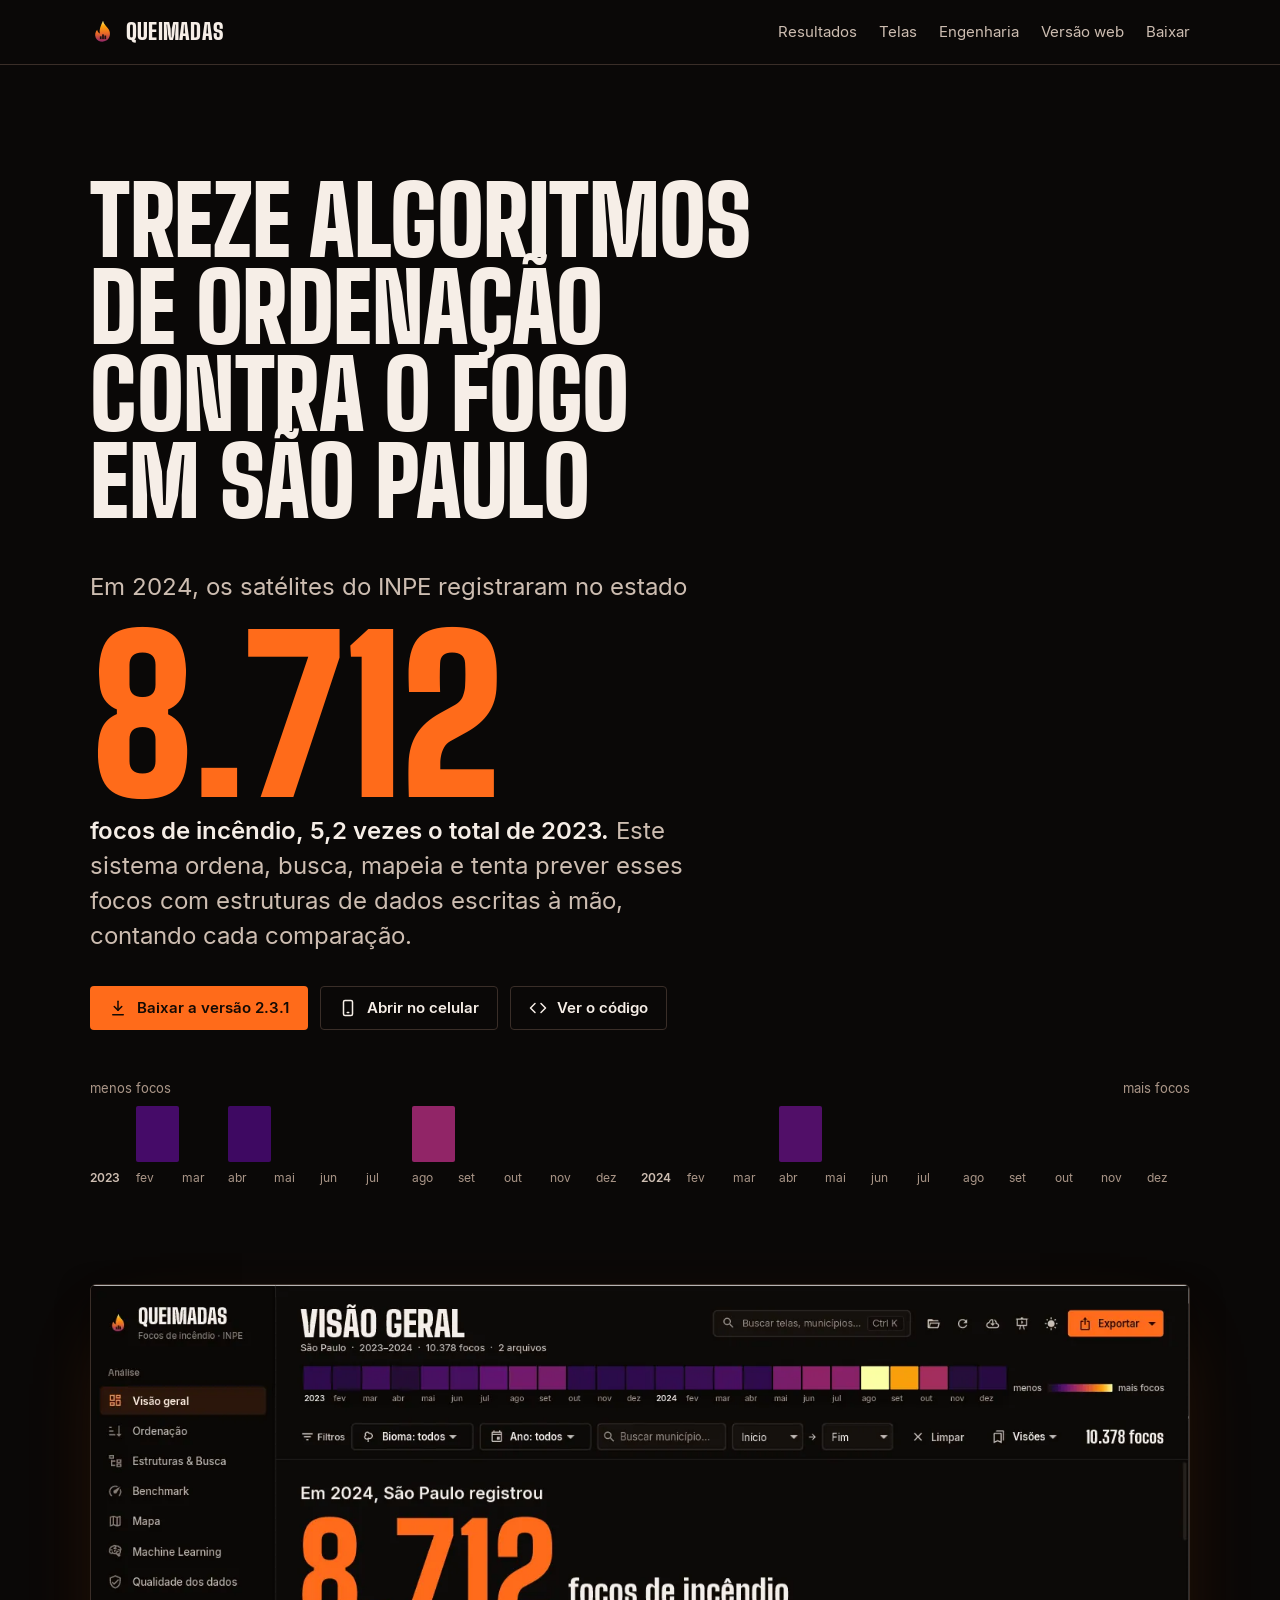
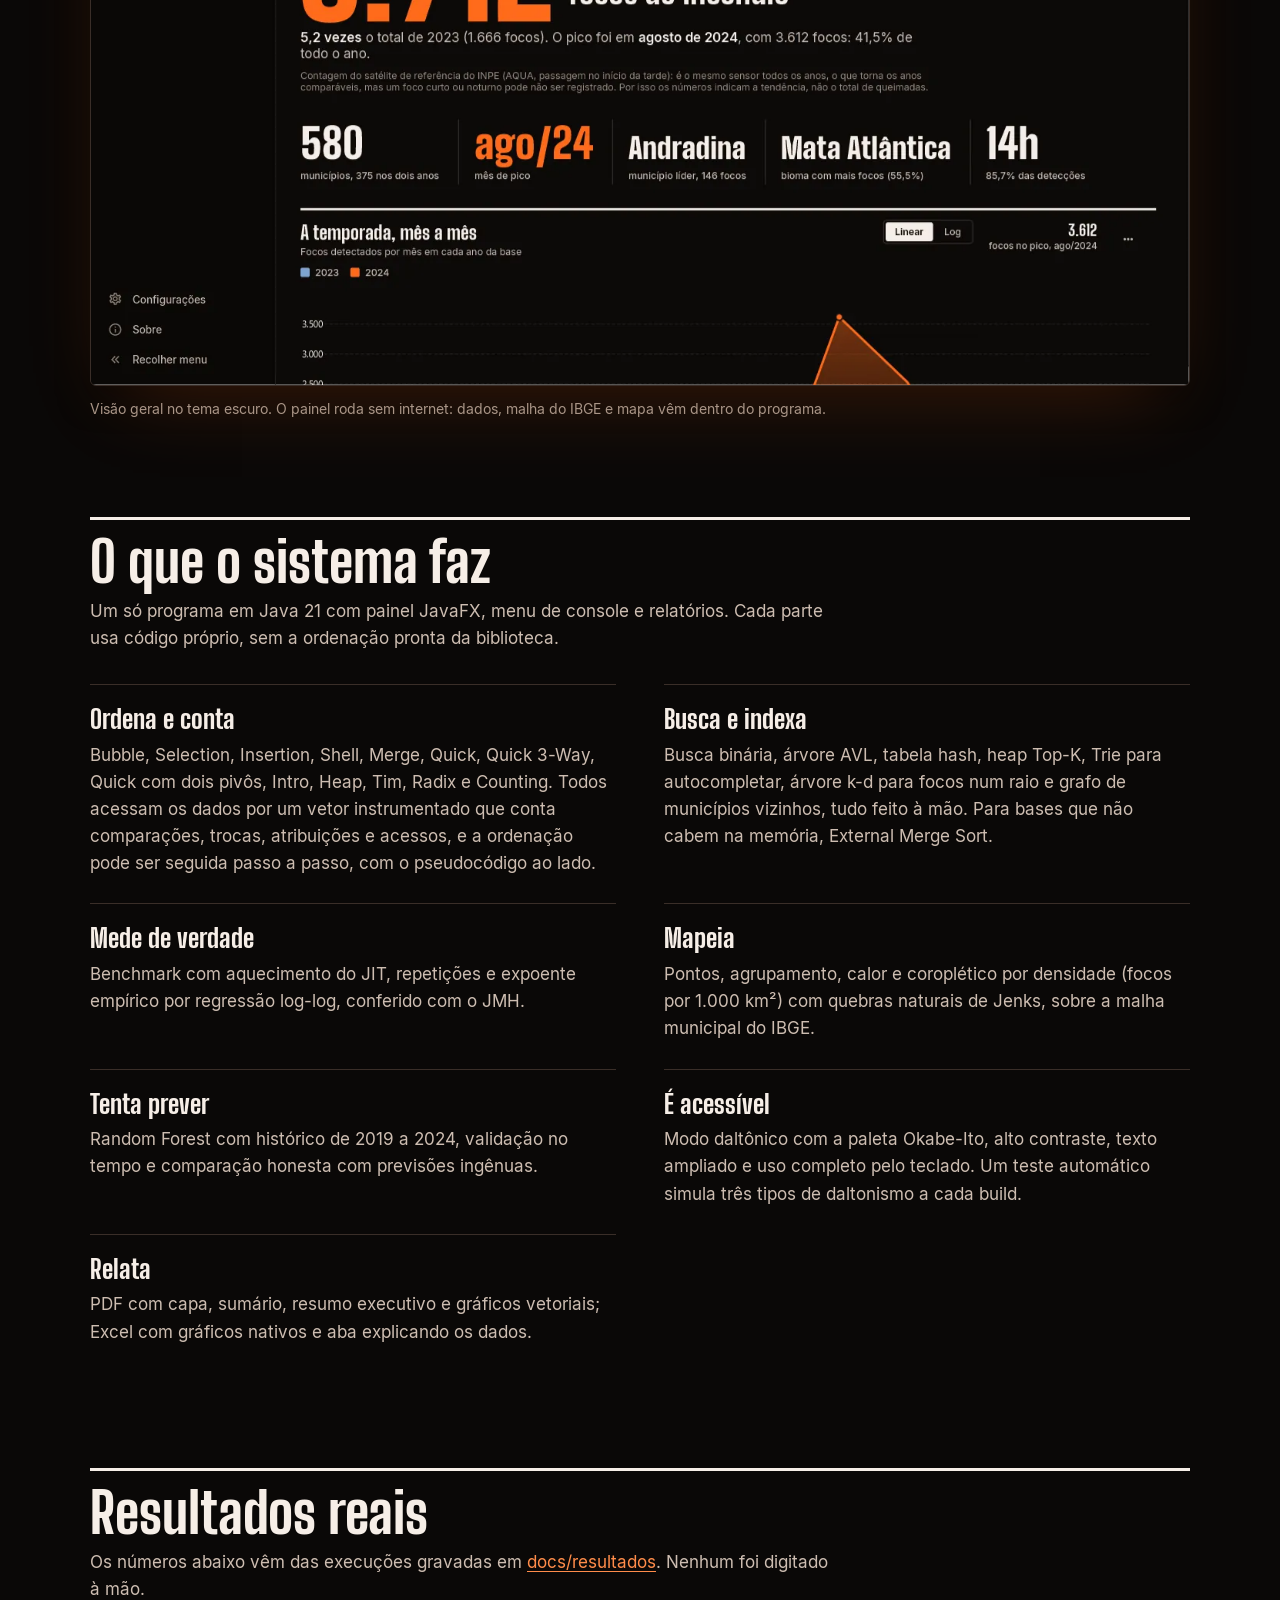
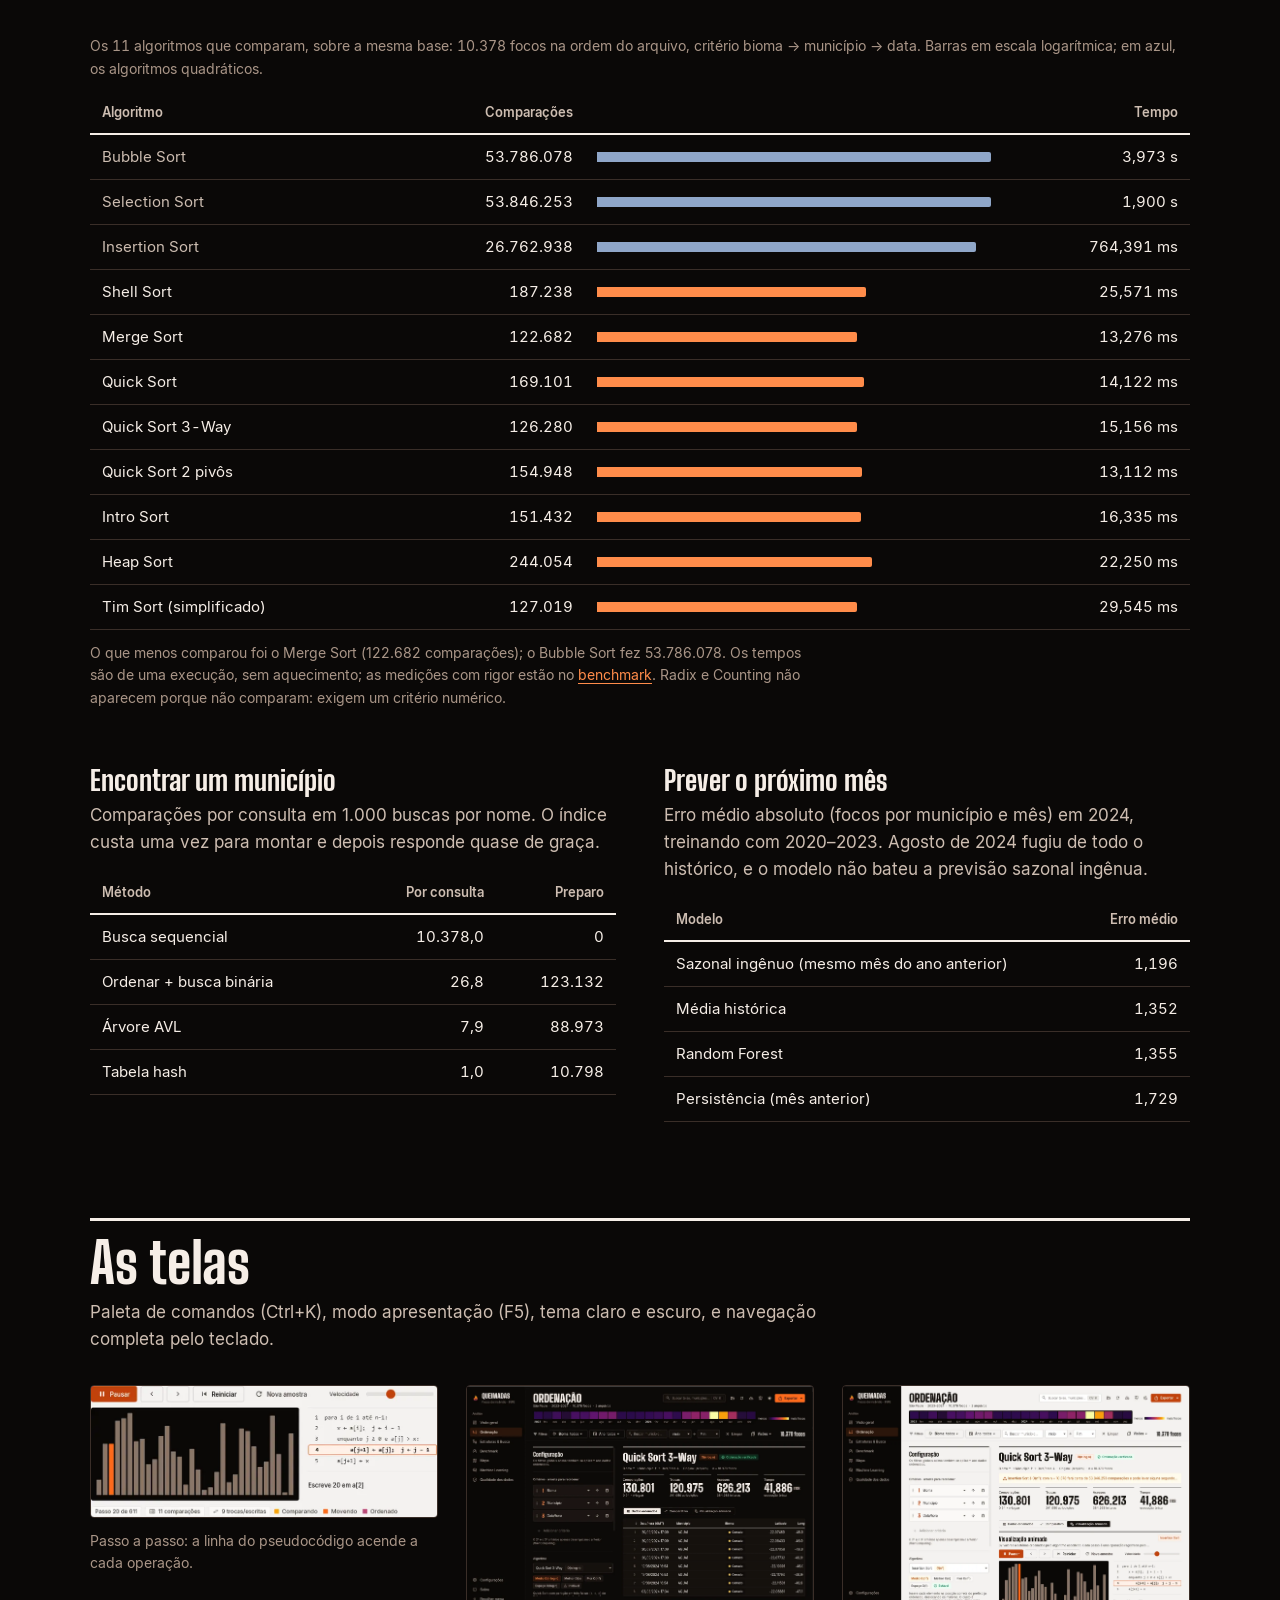
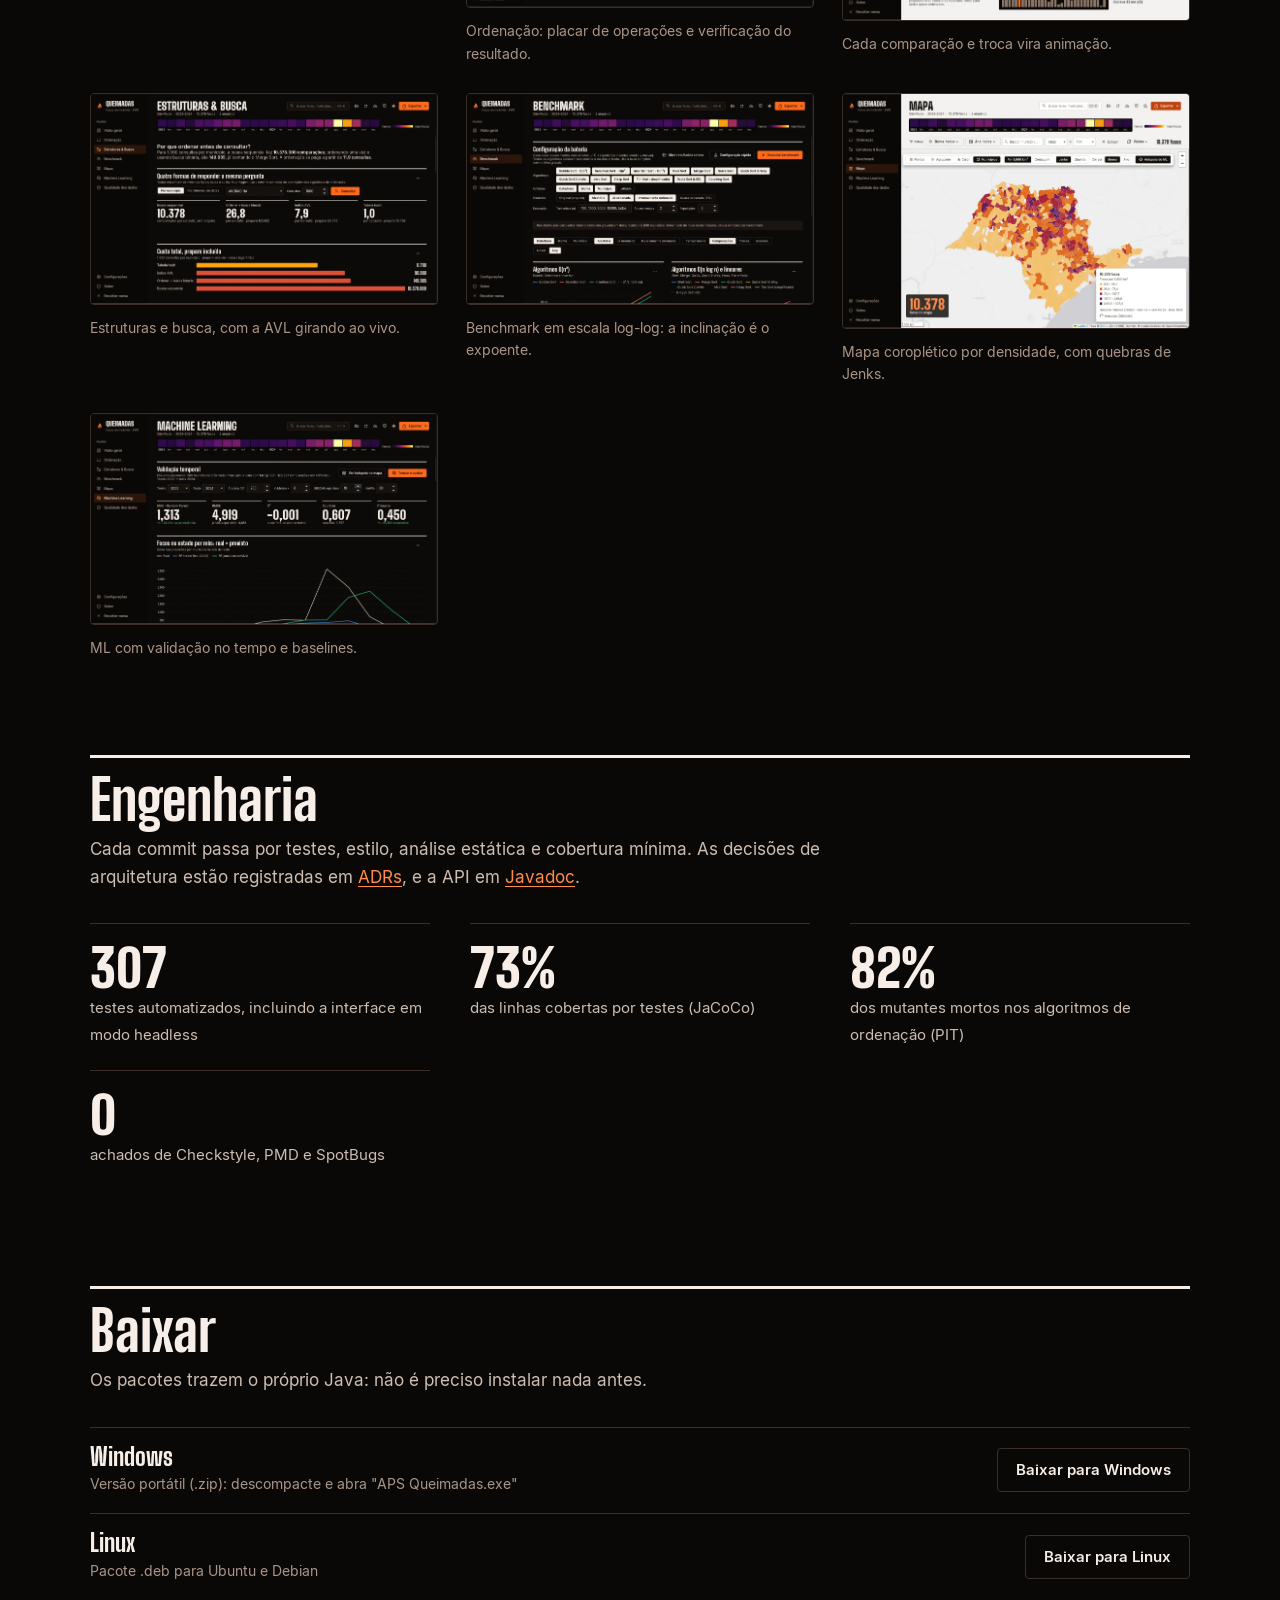
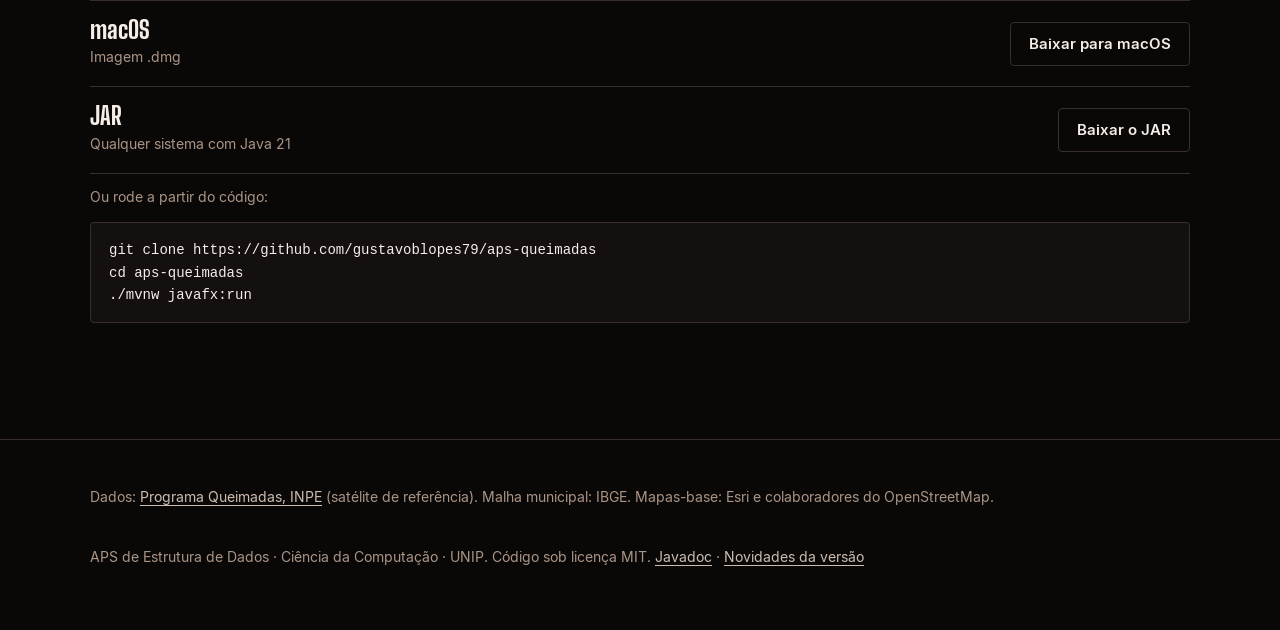
<file: site/index.html>
<!doctype html>
<html lang="pt-BR">
<head>
<meta charset="utf-8">
<meta name="viewport" content="width=device-width, initial-scale=1">
<title>APS Queimadas · algoritmos de ordenação sobre os focos do INPE</title>
<meta name="description" content="Treze algoritmos de ordenação feitos à mão, estruturas de dados e Machine Learning aplicados aos 10.378 focos de incêndio detectados pelo INPE em São Paulo (2023–2024). Projeto da APS de Estrutura de Dados da UNIP.">
<meta name="theme-color" content="#0A0807">
<meta property="og:title" content="APS Queimadas">
<meta property="og:description" content="Algoritmos de ordenação, estruturas de dados e ML sobre os focos de incêndio do INPE em São Paulo.">
<meta property="og:type" content="website">
<meta property="og:image" content="img/visao-geral.webp">
<link rel="icon" href="favicon.svg" type="image/svg+xml">
<link rel="preload" href="fonts/BigShouldersDisplay-Black.woff2" as="font" type="font/woff2" crossorigin>
<link rel="preload" href="fonts/Inter-Regular.woff2" as="font" type="font/woff2" crossorigin>
<style>
@font-face{font-family:"Big Shoulders";src:url(fonts/BigShouldersDisplay-Black.woff2) format("woff2");font-weight:900;font-display:swap}
@font-face{font-family:"Big Shoulders";src:url(fonts/BigShouldersDisplay-ExtraBold.woff2) format("woff2");font-weight:800;font-display:swap}
@font-face{font-family:"Inter";src:url(fonts/Inter-Regular.woff2) format("woff2");font-weight:400;font-display:swap}
@font-face{font-family:"Inter";src:url(fonts/Inter-SemiBold.woff2) format("woff2");font-weight:600;font-display:swap}
:root{
  --carvao:#0A0807;--tinta:#141010;--superficie:#1A1411;--fio:#3A2E28;--fio-forte:#F6EEE7;
  --texto:#F6EEE7;--texto-2:#CDBDB1;--texto-3:#A99587;
  --fogo:#FF6B1A;--brasa:#FF8C4A;--ambar:#FCA50A;--frio:#8FA6C8;
  --display:"Big Shoulders",Impact,sans-serif;--corpo:"Inter",system-ui,-apple-system,"Segoe UI",Roboto,sans-serif;
  --largura:1180px;--gutter:clamp(16px,4vw,40px);
}
*{box-sizing:border-box}
html{scroll-behavior:smooth;-webkit-text-size-adjust:100%}
body{margin:0;background:var(--carvao);color:var(--texto);font:400 17px/1.6 var(--corpo);font-variant-numeric:lining-nums;overflow-x:hidden}
::selection{background:var(--fogo);color:#0A0807}
:focus-visible{outline:2px solid var(--ambar);outline-offset:3px;border-radius:2px}
a{color:var(--brasa);text-underline-offset:3px;text-decoration-thickness:1px}
a:hover{color:var(--ambar)}
img{max-width:100%;height:auto;display:block}
.pular{position:absolute;left:-999px;top:8px;background:var(--fogo);color:#0A0807;padding:8px 14px;font-weight:600;z-index:10}
.pular:focus{left:8px}
.moldura{max-width:var(--largura);margin:0 auto;padding:0 var(--gutter)}
.sr{position:absolute;width:1px;height:1px;overflow:hidden;clip:rect(0 0 0 0);white-space:nowrap}

header.topo{border-bottom:1px solid var(--fio)}
.topo .moldura{display:flex;align-items:center;gap:20px;min-height:64px}
.marca{display:flex;align-items:center;gap:10px;color:var(--texto);text-decoration:none;font:900 22px/1 var(--display);letter-spacing:.01em;text-transform:uppercase}
.marca svg{width:26px;height:26px;flex:none}
nav.menu{margin-left:auto;display:flex;gap:22px;font-size:15px}
nav.menu a{color:var(--texto-2);text-decoration:none}
nav.menu a:hover{color:var(--texto)}
.botao{display:inline-flex;align-items:center;gap:10px;min-height:44px;padding:10px 18px;border-radius:4px;font:600 15px/1.2 var(--corpo);text-decoration:none;border:1px solid transparent;transition:background .2s,color .2s,border-color .2s}
.botao.primario{background:var(--fogo);color:#140A04}
.botao.primario:hover{background:var(--ambar);color:#140A04}
.botao.secundario{border-color:var(--fio);color:var(--texto)}
.botao.secundario:hover{border-color:var(--texto-2);color:var(--texto)}
.botao svg{width:18px;height:18px}

.abertura{padding:clamp(48px,9vw,112px) 0 40px}
.abertura h1{font:900 clamp(44px,7.4vw,96px)/.92 var(--display);letter-spacing:-.005em;text-transform:uppercase;margin:0;max-width:15ch;text-wrap:balance}
.manchete{margin:clamp(28px,4vw,44px) 0 0;max-width:40ch;font-size:clamp(19px,2.1vw,24px);line-height:1.45;color:var(--texto-2)}
.manchete strong{color:var(--texto);font-weight:600}
.numero{display:block;font:900 clamp(96px,17vw,210px)/.82 var(--display);color:var(--fogo);letter-spacing:-.01em;margin:.12em 0 .06em;font-variant-numeric:tabular-nums}
.acoes{display:flex;flex-wrap:wrap;gap:12px;margin-top:32px}

.faixa{margin-top:48px}
.faixa-celulas{display:grid;grid-template-columns:repeat(24,1fr);gap:3px;height:56px}
.faixa-celulas span{border-radius:2px;transform-origin:bottom}
.faixa-rotulos{display:grid;grid-template-columns:repeat(24,1fr);gap:3px;margin-top:6px;font-size:12px;color:var(--texto-3)}
.faixa-rotulos b{color:var(--texto-2);font-weight:600}
.faixa-legenda{display:flex;justify-content:space-between;font-size:13px;color:var(--texto-3);margin-bottom:8px}
@media (prefers-reduced-motion:no-preference){
  .faixa-celulas span{animation:subir .5s cubic-bezier(.16,1,.3,1) both;animation-delay:calc(var(--i) * 28ms + 150ms)}
  @keyframes subir{from{transform:scaleY(.15);opacity:0}to{transform:none;opacity:1}}
}

.vitrine{margin:56px 0 0}
.vitrine img{border:1px solid var(--fio);border-radius:6px;box-shadow:0 30px 80px -30px rgba(255,107,26,.25),0 12px 30px rgba(0,0,0,.5)}
figcaption{font-size:14px;color:var(--texto-3);margin-top:12px}

section.secao{padding:clamp(56px,8vw,96px) 0 0}
.secao-cabeca{border-top:3px solid var(--fio-forte);padding-top:14px;display:grid;grid-template-columns:minmax(0,1fr);gap:8px;margin-bottom:32px}
.secao-cabeca h2{font:800 clamp(34px,4.6vw,56px)/1 var(--display);margin:0;text-transform:none;letter-spacing:0;text-wrap:balance}
.secao-cabeca p{margin:0;color:var(--texto-2);max-width:68ch}

.capacidades{display:grid;grid-template-columns:repeat(auto-fit,minmax(min(100%,340px),1fr));column-gap:48px}
.capacidade{border-top:1px solid var(--fio);padding:20px 0 26px}
.capacidade h3{font:800 26px/1.1 var(--display);margin:0 0 8px}
.capacidade p{margin:0;color:var(--texto-2);max-width:60ch}

.tabela-rol{overflow-x:auto;-webkit-overflow-scrolling:touch}
table{border-collapse:collapse;width:100%;font-size:15px;font-variant-numeric:tabular-nums}
caption{text-align:left;color:var(--texto-3);font-size:14px;padding-bottom:12px;caption-side:top}
th,td{padding:10px 12px;border-bottom:1px solid var(--fio);text-align:left;vertical-align:middle}
thead th{border-bottom:2px solid var(--texto);font-weight:600;font-size:13px;color:var(--texto-2);white-space:nowrap}
td.num,th.num{text-align:right;white-space:nowrap}
td.barra{width:38%;min-width:140px}
.barra i{display:block;height:10px;border-radius:0 2px 2px 0;background:var(--brasa)}
tr.quad .barra i{background:var(--frio)}
tr.quad td:first-child{color:var(--texto-2)}
.nota{font-size:14px;color:var(--texto-3);margin-top:12px;max-width:80ch}

.dupla{display:grid;grid-template-columns:repeat(auto-fit,minmax(min(100%,420px),1fr));gap:48px;margin-top:56px}
.dupla h3{font:800 28px/1.1 var(--display);margin:0 0 6px}
.dupla > div > p{color:var(--texto-2);margin:0 0 16px}

.galeria{display:grid;grid-template-columns:repeat(auto-fit,minmax(min(100%,340px),1fr));gap:28px}
.galeria figure{margin:0}
.galeria img{border:1px solid var(--fio);border-radius:4px}

.engenharia{display:grid;grid-template-columns:repeat(auto-fit,minmax(min(100%,250px),1fr));column-gap:40px}
.medida{border-top:1px solid var(--fio);padding:18px 0 22px}
.medida strong{display:block;font:900 52px/1 var(--display);color:var(--texto);font-variant-numeric:tabular-nums}
.medida span{color:var(--texto-2);font-size:15px}

.downloads{list-style:none;padding:0;margin:0}
.downloads li{display:grid;grid-template-columns:minmax(0,1fr) auto;gap:16px;align-items:center;border-top:1px solid var(--fio);padding:16px 0}
.downloads li:last-child{border-bottom:1px solid var(--fio)}
.downloads b{font:800 24px/1.1 var(--display);display:block}
.downloads small{color:var(--texto-3);font-size:14px}
pre{background:var(--tinta);border:1px solid var(--fio);border-radius:4px;padding:16px 18px;overflow-x:auto;font:14px/1.6 ui-monospace,SFMono-Regular,Consolas,monospace;color:var(--texto)}

footer.rodape{margin-top:clamp(64px,9vw,120px);border-top:1px solid var(--fio);padding:32px 0 48px;color:var(--texto-3);font-size:14px}
.rodape .moldura{display:grid;gap:10px}
.rodape a{color:var(--texto-2)}

@media (max-width:760px){
  nav.menu{display:none}
  .faixa-rotulos span{font-size:0}
  .faixa-rotulos span b{font-size:12px}
  .downloads li{grid-template-columns:1fr}
  td.barra,thead th:nth-child(3){display:none}
  th,td{padding:9px 8px}
}
</style>
</head>
<body>
<a class="pular" href="#conteudo">Pular para o conteúdo</a>
<header class="topo">
  <div class="moldura">
    <a class="marca" href="./" aria-label="APS Queimadas, início">
      <svg viewBox="0 0 24 24" aria-hidden="true"><defs><linearGradient id="chama" x1="0" y1="1" x2="0" y2="0"><stop offset="0" stop-color="#932667"/><stop offset=".4" stop-color="#EB6A26"/><stop offset=".75" stop-color="#FCA50A"/><stop offset="1" stop-color="#FCFFA4"/></linearGradient></defs><path fill="url(#chama)" d="M12 1.5C12.6 4.8 15.5 6.6 17.2 9.4C19.4 13 18.6 17.8 15 19.9C11.6 21.9 6.9 20.8 5.3 17.2C4.2 14.7 4.9 11.9 6.6 9.9C6.9 11.6 7.8 12.8 9.2 13.3C8.2 9.7 10.2 5.6 12 1.5Z"/><g fill="#0A0807" fill-opacity=".88"><rect x="9.1" y="16" width="1.6" height="2.6"/><rect x="11.2" y="14.2" width="1.6" height="4.4"/><rect x="13.3" y="15.3" width="1.6" height="3.3"/></g></svg>
      Queimadas
    </a>
    <nav class="menu" aria-label="Seções">
      <a href="#resultados">Resultados</a>
      <a href="#telas">Telas</a>
      <a href="#engenharia">Engenharia</a>
      <a href="app/">Versão web</a>
      <a href="#baixar">Baixar</a>
    </nav>
  </div>
</header>

<main id="conteudo">
  <div class="moldura">
    <section class="abertura" aria-labelledby="titulo">
      <h1 id="titulo">Treze algoritmos de ordenação contra o fogo em São Paulo</h1>
      <p class="manchete">
        Em 2024, os satélites do INPE registraram no estado
        <span class="numero">8.712</span>
        <strong>focos de incêndio, 5,2 vezes o total de 2023.</strong>
        Este sistema ordena, busca, mapeia e tenta prever esses focos com estruturas de dados escritas à mão, contando cada comparação.
      </p>
      <div class="acoes">
        <a class="botao primario" href="https://github.com/gustavoblopes79/aps-queimadas/releases/latest">
          <svg viewBox="0 0 24 24" fill="none" stroke="currentColor" stroke-width="2" stroke-linecap="round" stroke-linejoin="round" aria-hidden="true"><path d="M12 3v12"/><path d="m7 10 5 5 5-5"/><path d="M5 21h14"/></svg>
          Baixar a versão 2.3.1
        </a>
        <a class="botao secundario" href="app/">
          <svg viewBox="0 0 24 24" fill="none" stroke="currentColor" stroke-width="2" stroke-linecap="round" stroke-linejoin="round" aria-hidden="true"><rect x="6" y="2" width="12" height="20" rx="2"/><path d="M11 18h2"/></svg>
          Abrir no celular
        </a>
        <a class="botao secundario" href="https://github.com/gustavoblopes79/aps-queimadas">
          <svg viewBox="0 0 24 24" fill="none" stroke="currentColor" stroke-width="2" stroke-linecap="round" stroke-linejoin="round" aria-hidden="true"><path d="m8 6-6 6 6 6"/><path d="m16 6 6 6-6 6"/></svg>
          Ver o código
        </a>
      </div>

      <div class="faixa" role="img" aria-label="Focos por mês de janeiro de 2023 a dezembro de 2024. O pico foi agosto de 2024, com 3.612 focos, seguido de setembro de 2024, com 2.522.">
        <div class="faixa-legenda" aria-hidden="true"><span>menos focos</span><span>mais focos</span></div>
        <div class="faixa-celulas" id="faixa" aria-hidden="true"></div>
        <div class="faixa-rotulos" id="rotulos" aria-hidden="true"></div>
      </div>
    </section>

    <figure class="vitrine">
      <img src="img/visao-geral.webp" srcset="img/visao-geral-800.webp 800w, img/visao-geral.webp 1426w" sizes="(max-width: 1180px) 100vw, 1100px" width="1426" height="910" alt="Tela Visão geral do painel: manchete com 8.712 focos em 2024, faixa térmica dos 24 meses e gráfico da temporada mês a mês." fetchpriority="high">
      <figcaption>Visão geral no tema escuro. O painel roda sem internet: dados, malha do IBGE e mapa vêm dentro do programa.</figcaption>
    </figure>

    <section class="secao" aria-labelledby="h-faz">
      <div class="secao-cabeca">
        <h2 id="h-faz">O que o sistema faz</h2>
        <p>Um só programa em Java 21 com painel JavaFX, menu de console e relatórios. Cada parte usa código próprio, sem a ordenação pronta da biblioteca.</p>
      </div>
      <div class="capacidades">
        <article class="capacidade"><h3>Ordena e conta</h3><p>Bubble, Selection, Insertion, Shell, Merge, Quick, Quick 3-Way, Quick com dois pivôs, Intro, Heap, Tim, Radix e Counting. Todos acessam os dados por um vetor instrumentado que conta comparações, trocas, atribuições e acessos, e a ordenação pode ser seguida passo a passo, com o pseudocódigo ao lado.</p></article>
        <article class="capacidade"><h3>Busca e indexa</h3><p>Busca binária, árvore AVL, tabela hash, heap Top-K, Trie para autocompletar, árvore k-d para focos num raio e grafo de municípios vizinhos, tudo feito à mão. Para bases que não cabem na memória, External Merge Sort.</p></article>
        <article class="capacidade"><h3>Mede de verdade</h3><p>Benchmark com aquecimento do JIT, repetições e expoente empírico por regressão log-log, conferido com o JMH.</p></article>
        <article class="capacidade"><h3>Mapeia</h3><p>Pontos, agrupamento, calor e coroplético por densidade (focos por 1.000 km²) com quebras naturais de Jenks, sobre a malha municipal do IBGE.</p></article>
        <article class="capacidade"><h3>Tenta prever</h3><p>Random Forest com histórico de 2019 a 2024, validação no tempo e comparação honesta com previsões ingênuas.</p></article>
        <article class="capacidade"><h3>É acessível</h3><p>Modo daltônico com a paleta Okabe-Ito, alto contraste, texto ampliado e uso completo pelo teclado. Um teste automático simula três tipos de daltonismo a cada build.</p></article>
        <article class="capacidade"><h3>Relata</h3><p>PDF com capa, sumário, resumo executivo e gráficos vetoriais; Excel com gráficos nativos e aba explicando os dados.</p></article>
      </div>
    </section>

    <section class="secao" id="resultados" aria-labelledby="h-resultados">
      <div class="secao-cabeca">
        <h2 id="h-resultados">Resultados reais</h2>
        <p>Os números abaixo vêm das execuções gravadas em <a href="https://github.com/gustavoblopes79/aps-queimadas/tree/main/docs/resultados">docs/resultados</a>. Nenhum foi digitado à mão.</p>
      </div>
      <div class="tabela-rol">
        <table>
          <caption>Os 11 algoritmos que comparam, sobre a mesma base: 10.378 focos na ordem do arquivo, critério bioma → município → data. Barras em escala logarítmica; em azul, os algoritmos quadráticos.</caption>
          <thead><tr><th scope="col">Algoritmo</th><th scope="col" class="num">Comparações</th><th scope="col"><span class="sr">Comparações em escala log</span></th><th scope="col" class="num">Tempo</th></tr></thead>
          <tbody id="tabela-algoritmos">
<tr class="quad"><td>Bubble Sort</td><td class="num">53.786.078</td><td class="barra"><i style="width:100.0%"></i></td><td class="num">3,973&nbsp;s</td></tr>
<tr class="quad"><td>Selection Sort</td><td class="num">53.846.253</td><td class="barra"><i style="width:100.0%"></i></td><td class="num">1,900&nbsp;s</td></tr>
<tr class="quad"><td>Insertion Sort</td><td class="num">26.762.938</td><td class="barra"><i style="width:96.1%"></i></td><td class="num">764,391&nbsp;ms</td></tr>
<tr><td>Shell Sort</td><td class="num">187.238</td><td class="barra"><i style="width:68.2%"></i></td><td class="num">25,571&nbsp;ms</td></tr>
<tr><td>Merge Sort</td><td class="num">122.682</td><td class="barra"><i style="width:65.8%"></i></td><td class="num">13,276&nbsp;ms</td></tr>
<tr><td>Quick Sort</td><td class="num">169.101</td><td class="barra"><i style="width:67.6%"></i></td><td class="num">14,122&nbsp;ms</td></tr>
<tr><td>Quick Sort 3-Way</td><td class="num">126.280</td><td class="barra"><i style="width:66.0%"></i></td><td class="num">15,156&nbsp;ms</td></tr>
<tr><td>Quick Sort 2 pivôs</td><td class="num">154.948</td><td class="barra"><i style="width:67.1%"></i></td><td class="num">13,112&nbsp;ms</td></tr>
<tr><td>Intro Sort</td><td class="num">151.432</td><td class="barra"><i style="width:67.0%"></i></td><td class="num">16,335&nbsp;ms</td></tr>
<tr><td>Heap Sort</td><td class="num">244.054</td><td class="barra"><i style="width:69.7%"></i></td><td class="num">22,250&nbsp;ms</td></tr>
<tr><td>Tim Sort (simplificado)</td><td class="num">127.019</td><td class="barra"><i style="width:66.0%"></i></td><td class="num">29,545&nbsp;ms</td></tr>
</tbody>
        </table>
      </div>
      <p class="nota" id="nota-algoritmos">O que menos comparou foi o Merge Sort (122.682 comparações); o Bubble Sort fez 53.786.078. Os tempos são de uma execução, sem aquecimento; as medições com rigor estão no <a href="https://github.com/gustavoblopes79/aps-queimadas/blob/main/docs/BENCHMARK.md">benchmark</a>. Radix e Counting não aparecem porque não comparam: exigem um critério numérico.</p>

      <div class="dupla">
        <div>
          <h3>Encontrar um município</h3>
          <p>Comparações por consulta em 1.000 buscas por nome. O índice custa uma vez para montar e depois responde quase de graça.</p>
          <div class="tabela-rol">
            <table>
              <thead><tr><th scope="col">Método</th><th scope="col" class="num">Por consulta</th><th scope="col" class="num">Preparo</th></tr></thead>
              <tbody>
                <tr><td>Busca sequencial</td><td class="num">10.378,0</td><td class="num">0</td></tr>
                <tr><td>Ordenar + busca binária</td><td class="num">26,8</td><td class="num">123.132</td></tr>
                <tr><td>Árvore AVL</td><td class="num">7,9</td><td class="num">88.973</td></tr>
                <tr><td>Tabela hash</td><td class="num">1,0</td><td class="num">10.798</td></tr>
              </tbody>
            </table>
          </div>
        </div>
        <div>
          <h3>Prever o próximo mês</h3>
          <p>Erro médio absoluto (focos por município e mês) em 2024, treinando com 2020–2023. Agosto de 2024 fugiu de todo o histórico, e o modelo não bateu a previsão sazonal ingênua.</p>
          <div class="tabela-rol">
            <table>
              <thead><tr><th scope="col">Modelo</th><th scope="col" class="num">Erro médio</th></tr></thead>
              <tbody>
                <tr><td>Sazonal ingênuo (mesmo mês do ano anterior)</td><td class="num">1,196</td></tr>
                <tr><td>Média histórica</td><td class="num">1,352</td></tr>
                <tr><td>Random Forest</td><td class="num">1,355</td></tr>
                <tr><td>Persistência (mês anterior)</td><td class="num">1,729</td></tr>
              </tbody>
            </table>
          </div>
        </div>
      </div>
    </section>

    <section class="secao" id="telas" aria-labelledby="h-telas">
      <div class="secao-cabeca">
        <h2 id="h-telas">As telas</h2>
        <p>Paleta de comandos (Ctrl+K), modo apresentação (F5), tema claro e escuro, e navegação completa pelo teclado.</p>
      </div>
      <div class="galeria">
        <figure><img src="img/demo.webp" width="760" height="287" loading="lazy" decoding="async" alt="Animação do Insertion Sort: as barras se movem e a linha do pseudocódigo correspondente a cada comparação e escrita fica destacada."><figcaption>Passo a passo: a linha do pseudocódigo acende a cada operação.</figcaption></figure>
        <figure><img src="img/ordenacao.webp" width="1426" height="910" loading="lazy" decoding="async" alt="Tela Ordenação com placar de comparações, trocas e tempo e a tabela de dados ordenados."><figcaption>Ordenação: placar de operações e verificação do resultado.</figcaption></figure>
        <figure><img src="img/visualizacao.webp" width="1426" height="963" loading="lazy" decoding="async" alt="Animação da ordenação em barras sobre fundo térmico."><figcaption>Cada comparação e troca vira animação.</figcaption></figure>
        <figure><img src="img/estruturas.webp" width="1426" height="864" loading="lazy" decoding="async" alt="Tela Estruturas e Busca com a árvore AVL desenhada e a comparação de métodos de busca."><figcaption>Estruturas e busca, com a AVL girando ao vivo.</figcaption></figure>
        <figure><img src="img/benchmark.webp" width="1426" height="864" loading="lazy" decoding="async" alt="Tela Benchmark com curvas de tempo por tamanho de entrada em escala log-log."><figcaption>Benchmark em escala log-log: a inclinação é o expoente.</figcaption></figure>
        <figure><img src="img/mapa-municipios.webp" width="1426" height="963" loading="lazy" decoding="async" alt="Mapa coroplético dos municípios de São Paulo por densidade de focos."><figcaption>Mapa coroplético por densidade, com quebras de Jenks.</figcaption></figure>
        <figure><img src="img/ml.webp" width="1426" height="864" loading="lazy" decoding="async" alt="Tela Machine Learning com validação em janelas, ablação e importância por permutação."><figcaption>ML com validação no tempo e baselines.</figcaption></figure>
      </div>
    </section>

    <section class="secao" id="engenharia" aria-labelledby="h-eng">
      <div class="secao-cabeca">
        <h2 id="h-eng">Engenharia</h2>
        <p>Cada commit passa por testes, estilo, análise estática e cobertura mínima. As decisões de arquitetura estão registradas em <a href="https://github.com/gustavoblopes79/aps-queimadas/tree/main/docs/adr">ADRs</a>, e a API em <a href="javadoc/">Javadoc</a>.</p>
      </div>
      <div class="engenharia">
        <div class="medida"><strong>307</strong><span>testes automatizados, incluindo a interface em modo headless</span></div>
        <div class="medida"><strong>73%</strong><span>das linhas cobertas por testes (JaCoCo)</span></div>
        <div class="medida"><strong>82%</strong><span>dos mutantes mortos nos algoritmos de ordenação (PIT)</span></div>
        <div class="medida"><strong>0</strong><span>achados de Checkstyle, PMD e SpotBugs</span></div>
      </div>
    </section>

    <section class="secao" id="baixar" aria-labelledby="h-baixar">
      <div class="secao-cabeca">
        <h2 id="h-baixar">Baixar</h2>
        <p>Os pacotes trazem o próprio Java: não é preciso instalar nada antes.</p>
      </div>
      <ul class="downloads">
        <li><div><b>Windows</b><small>Versão portátil (.zip): descompacte e abra "APS Queimadas.exe"</small></div><a class="botao secundario" href="https://github.com/gustavoblopes79/aps-queimadas/releases/latest">Baixar para Windows</a></li>
        <li><div><b>Linux</b><small>Pacote .deb para Ubuntu e Debian</small></div><a class="botao secundario" href="https://github.com/gustavoblopes79/aps-queimadas/releases/latest">Baixar para Linux</a></li>
        <li><div><b>macOS</b><small>Imagem .dmg</small></div><a class="botao secundario" href="https://github.com/gustavoblopes79/aps-queimadas/releases/latest">Baixar para macOS</a></li>
        <li><div><b>JAR</b><small>Qualquer sistema com Java 21</small></div><a class="botao secundario" href="https://github.com/gustavoblopes79/aps-queimadas/releases/latest">Baixar o JAR</a></li>
      </ul>
      <p class="nota">Ou rode a partir do código:</p>
      <pre><code>git clone https://github.com/gustavoblopes79/aps-queimadas
cd aps-queimadas
./mvnw javafx:run</code></pre>
    </section>
  </div>
</main>

<footer class="rodape">
  <div class="moldura">
    <p>Dados: <a href="https://terrabrasilis.dpi.inpe.br/queimadas/portal/">Programa Queimadas, INPE</a> (satélite de referência). Malha municipal: IBGE. Mapas-base: Esri e colaboradores do OpenStreetMap.</p>
    <p>APS de Estrutura de Dados · Ciência da Computação · UNIP. Código sob licença MIT. <a href="javadoc/">Javadoc</a> · <a href="https://github.com/gustavoblopes79/aps-queimadas/blob/main/CHANGELOG.md">Novidades da versão</a></p>
  </div>
</footer>

<script>
(function(){
  var focos=[62,36,109,22,145,134,253,352,375,58,54,66,75,93,138,63,398,532,499,3612,2522,714,25,41];
  var meses=["jan","fev","mar","abr","mai","jun","jul","ago","set","out","nov","dez"];
  var escala=[[0,0,4],[66,10,104],[147,38,103],[221,81,58],[252,165,10],[252,255,164]];
  function cor(t){var x=Math.max(0,Math.min(1,t))*(escala.length-1),i=Math.min(escala.length-2,Math.floor(x)),f=x-i,a=escala[i],b=escala[i+1];
    return "rgb("+Math.round(a[0]+f*(b[0]-a[0]))+","+Math.round(a[1]+f*(b[1]-a[1]))+","+Math.round(a[2]+f*(b[2]-a[2]))+")";}
  var max=Math.max.apply(null,focos),faixa=document.getElementById("faixa"),rot=document.getElementById("rotulos");
  focos.forEach(function(v,i){
    var s=document.createElement("span");s.style.background=cor(.12+.88*Math.sqrt(v/max));s.style.setProperty("--i",i);
    s.title=meses[i%12]+"/"+(2023+Math.floor(i/12))+": "+v.toLocaleString("pt-BR")+" focos";faixa.appendChild(s);
    var r=document.createElement("span");r.innerHTML=i%12===0?"<b>"+(2023+i/12)+"</b>":meses[i%12];rot.appendChild(r);
  });
})();
</script>
</body>
</html>
</file>
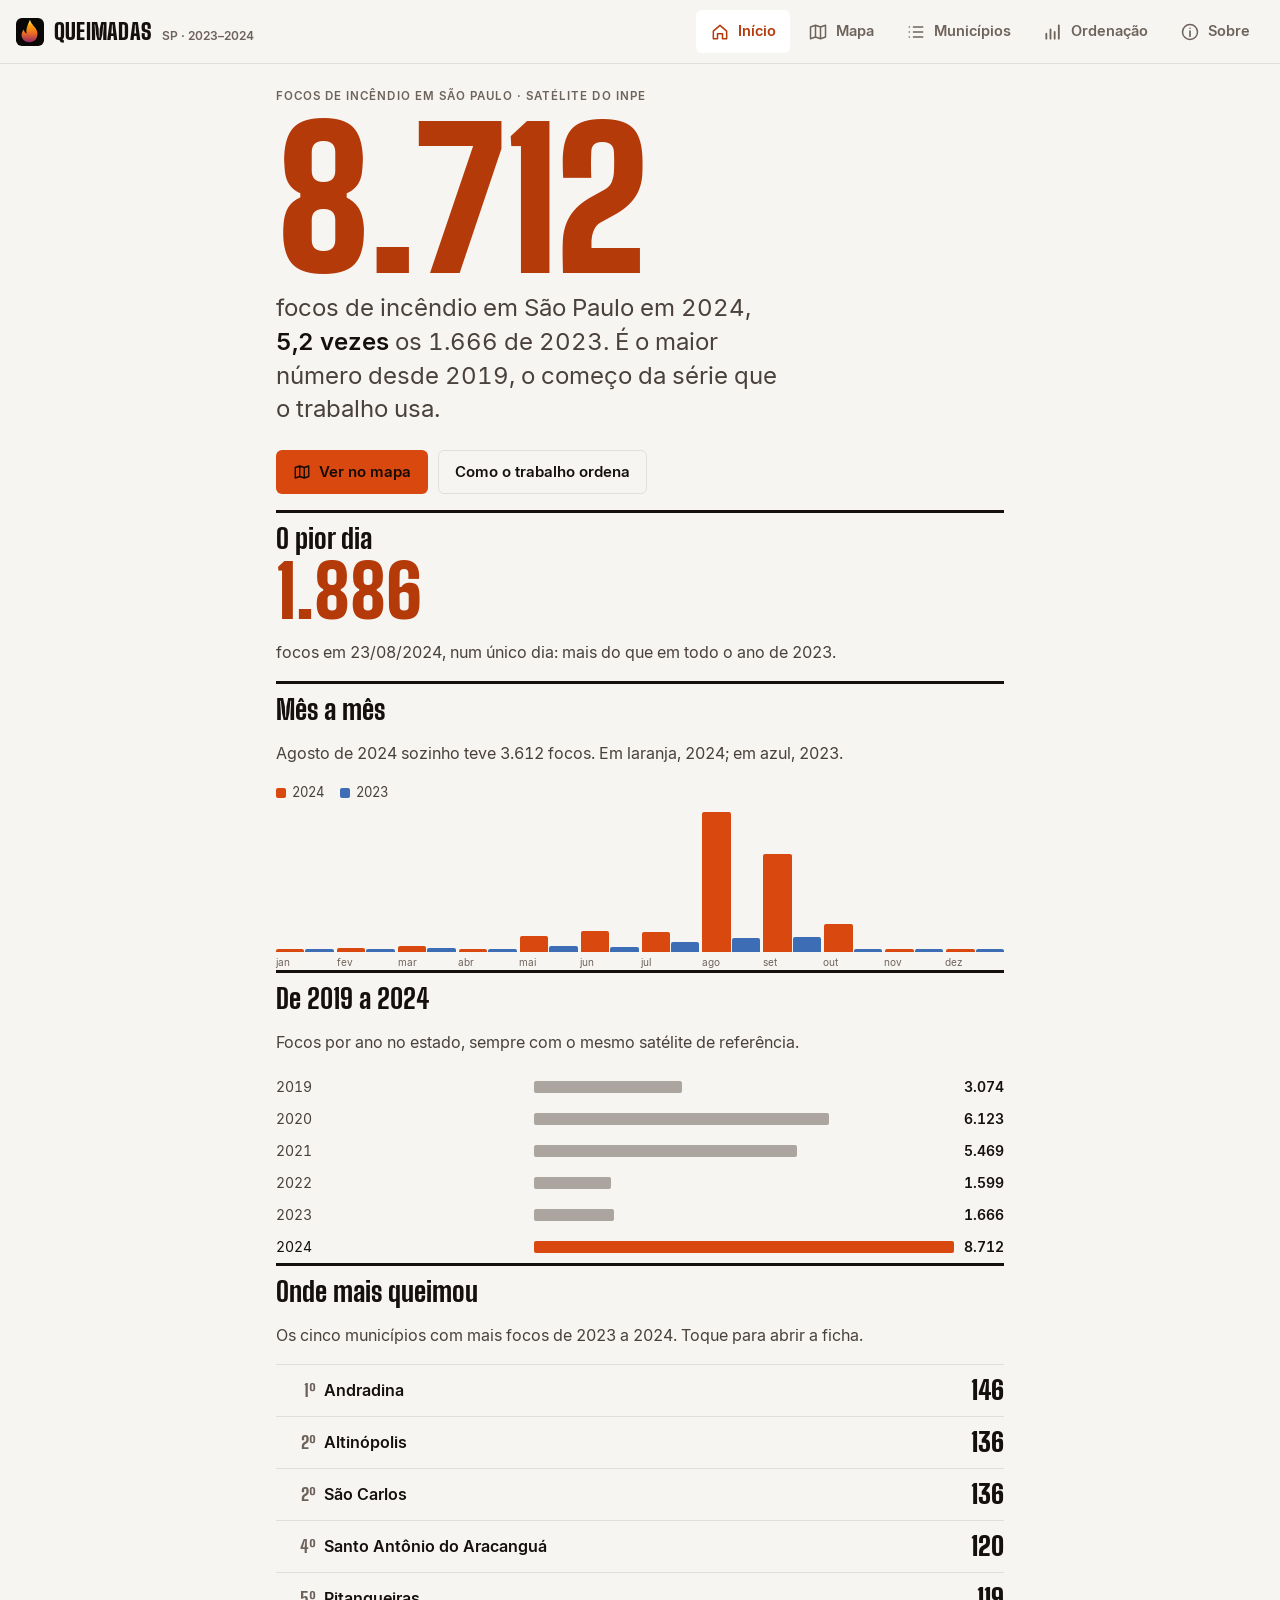
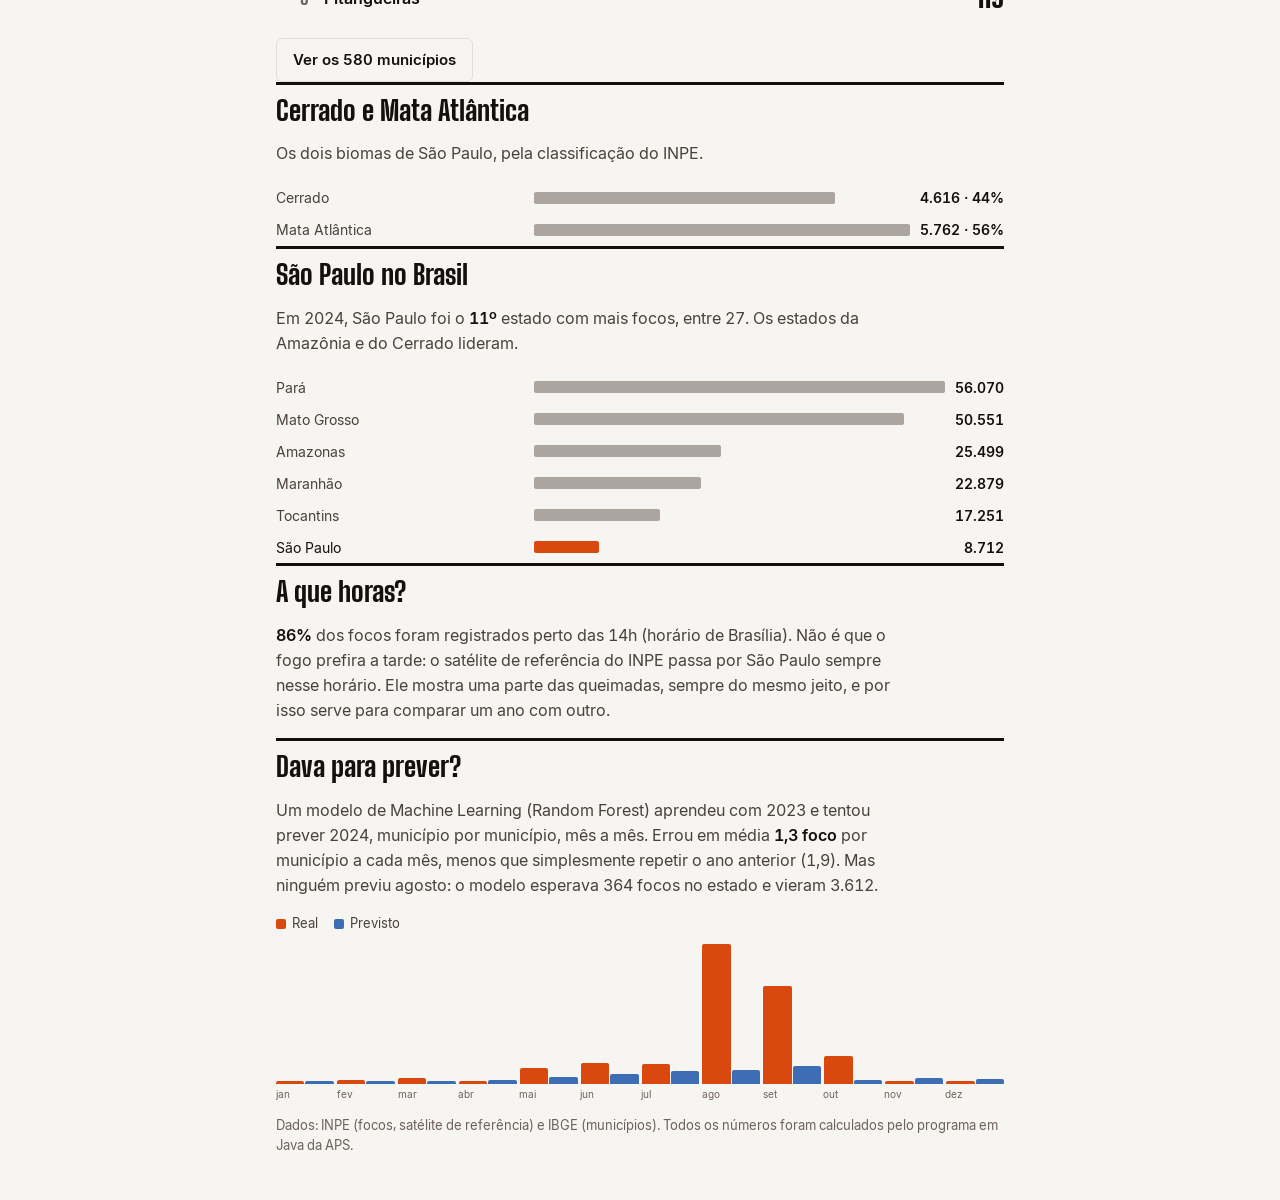
<file: site/app/index.html>
<!doctype html>
<html lang="pt-BR">
<head>
<meta charset="utf-8">
<meta name="viewport" content="width=device-width, initial-scale=1, viewport-fit=cover">
<title>Queimadas SP · versão web</title>
<meta name="description" content="Os 10.378 focos de incêndio do INPE em São Paulo (2023–2024) no celular: mapa mês a mês, ficha e comparação de municípios e o custo real dos 13 algoritmos de ordenação da APS.">
<meta name="theme-color" content="#0A0807" media="(prefers-color-scheme: dark)">
<meta name="theme-color" content="#F7F5F2" media="(prefers-color-scheme: light)">
<link rel="manifest" href="manifest.webmanifest">
<link rel="icon" href="../favicon.svg" type="image/svg+xml">
<link rel="apple-touch-icon" href="icones/icone-180.png">
<meta name="apple-mobile-web-app-capable" content="yes">
<meta name="apple-mobile-web-app-title" content="Queimadas">
<link rel="preload" href="../fonts/BigShouldersDisplay-Black.woff2" as="font" type="font/woff2" crossorigin>
<link rel="preload" href="../fonts/Inter-Regular.woff2" as="font" type="font/woff2" crossorigin>
<link rel="stylesheet" href="vendor/leaflet.css">
<link rel="stylesheet" href="app.css">
</head>
<body>
<a class="pular" href="#conteudo">Pular para o conteúdo</a>
<header class="topo">
  <a class="marca" href="#inicio" aria-label="Queimadas SP, início">
    <svg viewBox="0 0 24 24" aria-hidden="true"><use href="#i-marca"/></svg>
    <span>Queimadas <small>SP · 2023–2024</small></span>
  </a>
  <nav class="abas" aria-label="Seções">
    <a href="#inicio" data-aba="inicio"><svg aria-hidden="true"><use href="#i-inicio"/></svg><span>Início</span></a>
    <a href="#mapa" data-aba="mapa"><svg aria-hidden="true"><use href="#i-mapa"/></svg><span>Mapa</span></a>
    <a href="#municipios" data-aba="municipios"><svg aria-hidden="true"><use href="#i-lista"/></svg><span>Municípios</span></a>
    <a href="#ordenacao" data-aba="ordenacao"><svg aria-hidden="true"><use href="#i-ordenar"/></svg><span>Ordenação</span></a>
    <a href="#sobre" data-aba="sobre"><svg aria-hidden="true"><use href="#i-info"/></svg><span>Sobre</span></a>
  </nav>
</header>

<main id="conteudo">
  <section id="aba-inicio" class="aba" aria-labelledby="t-inicio" hidden>
    <div class="pagina historia" id="historia">
      <p class="sobretitulo">Focos de incêndio em São Paulo · INPE</p>
      <h1 id="t-inicio" class="sr">Início</h1>
    </div>
  </section>

  <section id="aba-mapa" class="aba" aria-labelledby="t-mapa">
    <h1 id="t-mapa" class="sr">Mapa dos focos</h1>
    <div id="mapa" class="mapa" role="application" aria-label="Mapa dos focos de incêndio em São Paulo"></div>
    <div class="mapa-barra" role="toolbar" aria-label="Modo do mapa">
      <div class="chips compactos" role="radiogroup" aria-label="Como mostrar os focos" id="modos">
        <button type="button" role="radio" data-modo="pontos" aria-checked="true">Pontos</button>
        <button type="button" role="radio" data-modo="calor" aria-checked="false">Calor</button>
        <button type="button" role="radio" data-modo="municipios" aria-checked="false">Municípios</button>
        <button type="button" role="radio" data-modo="grupos" aria-checked="false">Grupos</button>
      </div>
      <button type="button" class="chip-base" id="base" aria-pressed="false" aria-label="Imagem de satélite" title="Imagem de satélite"><svg aria-hidden="true"><use href="#i-satelite"/></svg></button>
    </div>
    <div class="legenda-mapa" id="legenda-mapa" aria-live="polite"></div>
    <div class="placar" aria-live="polite">
      <strong id="placar-numero">—</strong>
      <span id="placar-texto">focos no mapa</span>
    </div>
    <div class="linha-tempo">
      <div class="linha-topo">
        <button id="tocar" class="botao primario" type="button"><svg aria-hidden="true"><use href="#i-play"/></svg><span>Tocar</span></button>
        <div class="linha-periodo"><small>Linha do tempo</small><b id="periodo">Todos os meses</b></div>
        <button id="todos" class="botao fantasma" type="button" disabled>Todos</button>
      </div>
      <div id="faixa" class="faixa" role="group" aria-label="Focos por mês; toque num mês para vê-lo no mapa"></div>
    </div>
  </section>

  <section id="aba-municipios" class="aba" aria-labelledby="t-municipios" hidden>
    <div class="pagina">
      <p class="sobretitulo">Ranking do estado</p>
      <h1 id="t-municipios" class="titulo">Municípios</h1>
      <p class="apoio" id="municipios-apoio"></p>
      <label class="busca">
        <svg aria-hidden="true"><use href="#i-busca"/></svg>
        <span class="sr">Buscar município</span>
        <input id="busca" type="search" placeholder="Buscar município…" autocomplete="off" enterkeyhint="search">
      </label>
      <ol id="ranking" class="ranking"></ol>
      <button id="mais" class="botao secundario largo" type="button">Mostrar mais</button>
    </div>
  </section>

  <section id="aba-ordenacao" class="aba" aria-labelledby="t-ordenacao" hidden>
    <div class="pagina">
      <p class="sobretitulo">O coração do trabalho</p>
      <h1 id="t-ordenacao" class="titulo">Ordenação</h1>
      <p class="texto">Ordenar é colocar em ordem: por data, por município, do maior para o menor. O trabalho implementa 13 jeitos diferentes de fazer isso e conta cada passo de cada um. Escolha um algoritmo e veja ele trabalhando em 32 barras.</p>
      <section class="visualizador" aria-labelledby="t-vis">
        <h2 id="t-vis" class="sr">Animação da ordenação</h2>
        <label class="seletor">Algoritmo <select id="vis-algoritmo"></select></label>
        <p class="apoio pequeno" id="vis-descricao"></p>
        <div class="vis-barras" id="vis-barras" role="img" aria-label="Barras sendo ordenadas"></div>
        <div class="vis-placar" aria-live="off">
          <div><b id="vis-comparacoes">0</b><span>comparações</span></div>
          <div><b id="vis-movimentos">0</b><span>trocas e escritas</span></div>
          <div><b id="vis-passo">0</b><span id="vis-total">passos</span></div>
        </div>
        <p class="vis-agora" id="vis-agora" aria-live="polite">Toque em Reproduzir.</p>
        <div class="vis-controles">
          <button class="botao primario" type="button" id="vis-play"><svg aria-hidden="true"><use href="#i-play"/></svg><span>Reproduzir</span></button>
          <button class="botao secundario" type="button" id="vis-passo-btn">Um passo</button>
          <button class="botao fantasma" type="button" id="vis-reiniciar">Recomeçar</button>
        </div>
        <label class="seletor velocidade">Velocidade <input type="range" id="vis-velocidade" min="1" max="10" value="6"></label>
        <p class="nota">Amarelo: comparando. Laranja: trocando ou escrevendo. Verde: tudo em ordem. Os passos foram gravados pelo programa em Java, com os mesmos algoritmos da APS.</p>
      </section>
      <h2 id="t-algoritmos">E com os 10.378 focos de verdade?</h2>
      <p class="apoio" id="algoritmos-apoio"></p>
      <div class="chips" role="radiogroup" aria-label="Critério de ordenação" id="criterios"></div>
      <div class="chips" role="radiogroup" aria-label="Ordenar a lista por" id="ordem">
        <button type="button" role="radio" data-ordem="ms" aria-checked="true">Tempo</button>
        <button type="button" role="radio" data-ordem="comparacoes" aria-checked="false">Comparações</button>
        <button type="button" role="radio" data-ordem="trocas" aria-checked="false">Trocas</button>
      </div>
      <ol id="algoritmos" class="algoritmos"></ol>
      <section class="bloco" aria-labelledby="t-curvas">
        <h2 id="t-curvas">Como o custo cresce</h2>
        <p class="apoio" id="curvas-apoio"></p>
        <label class="seletor">Destacar
          <select id="curva-algoritmo"></select>
        </label>
        <figure class="curvas">
          <svg id="curvas" role="img" aria-labelledby="curvas-legenda"></svg>
          <figcaption id="curvas-legenda"></figcaption>
        </figure>
        <table class="tabela" id="curva-tabela"></table>
      </section>
    </div>
  </section>

  <section id="aba-sobre" class="aba" aria-labelledby="t-sobre" hidden>
    <div class="pagina">
      <p class="sobretitulo">APS · Estrutura de Dados · UNIP</p>
      <h1 id="t-sobre" class="titulo">Sobre esta versão</h1>
      <p class="texto">Esta é a versão de bolso do <b>APS Queimadas</b>. Todo o cálculo foi feito pelo programa em Java: a ordenação com os 13 algoritmos implementados à mão, a contagem de operações, o ranking, as fichas dos municípios e os vizinhos pela malha do IBGE. Aqui você vê esses resultados, sem instalar nada.</p>
      <dl class="numeros" id="sobre-numeros"></dl>
      <h2>Os dados</h2>
      <p class="texto" id="sobre-carga"></p>
      <h2>Fontes</h2>
      <ul class="fontes">
        <li><b>Focos:</b> INPE, BDQueimadas, satélite de referência (horários em GMT).</li>
        <li><b>Municípios, áreas e vizinhança:</b> IBGE, malha municipal de São Paulo.</li>
        <li><b>Países (sem internet):</b> Natural Earth, domínio público.</li>
        <li><b>Mapa-base:</b> Esri, quando há conexão.</li>
      </ul>
      <div class="acoes">
        <a class="botao primario" href="https://github.com/gustavoblopes79/aps-queimadas/releases/latest">Baixar o programa completo</a>
        <a class="botao secundario" href="../">Site do projeto</a>
      </div>
      <p class="nota" id="sobre-versao"></p>
      <p class="nota" id="instalar-dica"></p>
    </div>
  </section>
</main>

<div id="fundo-folha" class="fundo-folha" hidden></div>
<aside id="folha" class="folha" role="dialog" aria-modal="true" aria-labelledby="folha-titulo" hidden>
  <button class="alca" id="alca" type="button" aria-label="Fechar"><span></span></button>
  <div class="folha-cabeca">
    <div>
      <p class="sobretitulo" id="folha-sobre">Ficha do município</p>
      <h2 id="folha-titulo"></h2>
    </div>
    <button class="icone" id="fechar-folha" type="button" aria-label="Fechar"><svg aria-hidden="true"><use href="#i-fechar"/></svg></button>
  </div>
  <div class="folha-corpo" id="folha-corpo"></div>
</aside>

<div id="aviso" class="aviso" role="status" hidden></div>

<svg width="0" height="0" style="position:absolute" aria-hidden="true">
  <defs>
    <linearGradient id="g-marca" x1="0" y1="1" x2="0" y2="0"><stop offset="0" stop-color="#932667"/><stop offset=".4" stop-color="#EB6A26"/><stop offset=".75" stop-color="#FCA50A"/><stop offset="1" stop-color="#FCFFA4"/></linearGradient>
    <symbol id="i-marca" viewBox="0 0 24 24"><rect width="24" height="24" rx="5" fill="#0A0807"/><path fill="url(#g-marca)" d="M12 1.5C12.6 4.8 15.5 6.6 17.2 9.4C19.4 13 18.6 17.8 15 19.9C11.6 21.9 6.9 20.8 5.3 17.2C4.2 14.7 4.9 11.9 6.6 9.9C6.9 11.6 7.8 12.8 9.2 13.3C8.2 9.7 10.2 5.6 12 1.5Z"/></symbol>
 <symbol id="i-inicio" viewBox="0 0 24 24"><path d="M4 11 12 4l8 7v9h-5v-6H9v6H4v-9Z" fill="none" stroke="currentColor" stroke-width="1.8" stroke-linejoin="round"/></symbol>
<symbol id="i-satelite" viewBox="0 0 24 24"><path d="m13 7 4-4 4 4-4 4M7 13l-4 4 4 4 4-4M8.5 8.5l7 7M10 6.5 6.5 10l7.5 7.5 3.5-3.5L10 6.5Z" fill="none" stroke="currentColor" stroke-width="1.7" stroke-linejoin="round"/><path d="M17 20a3 3 0 0 0 3-3" fill="none" stroke="currentColor" stroke-width="1.7" stroke-linecap="round"/></symbol>
    <symbol id="i-mapa" viewBox="0 0 24 24"><path d="M9 4 3 6v14l6-2 6 2 6-2V4l-6 2-6-2Zm0 0v14m6-12v14" fill="none" stroke="currentColor" stroke-width="1.8" stroke-linejoin="round"/></symbol>
    <symbol id="i-lista" viewBox="0 0 24 24"><path d="M9 6h11M9 12h11M9 18h11M4 6h.01M4 12h.01M4 18h.01" fill="none" stroke="currentColor" stroke-width="2" stroke-linecap="round"/></symbol>
    <symbol id="i-ordenar" viewBox="0 0 24 24"><path d="M4 20V14M9 20V9M14 20V12M19 20V4" fill="none" stroke="currentColor" stroke-width="2.2" stroke-linecap="round"/></symbol>
    <symbol id="i-info" viewBox="0 0 24 24"><circle cx="12" cy="12" r="9" fill="none" stroke="currentColor" stroke-width="1.8"/><path d="M12 11v6M12 7.5v.01" stroke="currentColor" stroke-width="2" stroke-linecap="round"/></symbol>
    <symbol id="i-play" viewBox="0 0 24 24"><path d="M7 5v14l12-7L7 5Z" fill="currentColor"/></symbol>
    <symbol id="i-pausa" viewBox="0 0 24 24"><path d="M7 5h3.5v14H7zM13.5 5H17v14h-3.5z" fill="currentColor"/></symbol>
    <symbol id="i-busca" viewBox="0 0 24 24"><circle cx="11" cy="11" r="6.5" fill="none" stroke="currentColor" stroke-width="2"/><path d="m16 16 4.5 4.5" stroke="currentColor" stroke-width="2" stroke-linecap="round"/></symbol>
    <symbol id="i-fechar" viewBox="0 0 24 24"><path d="M6 6l12 12M18 6 6 18" stroke="currentColor" stroke-width="2" stroke-linecap="round"/></symbol>
    <symbol id="i-alvo" viewBox="0 0 24 24"><circle cx="12" cy="12" r="7" fill="none" stroke="currentColor" stroke-width="2"/><circle cx="12" cy="12" r="2.2" fill="currentColor"/></symbol>
  </defs>
</svg>
<script src="vendor/leaflet.js" defer></script>
<script src="app.js" defer></script>
</body>
</html>
</file>
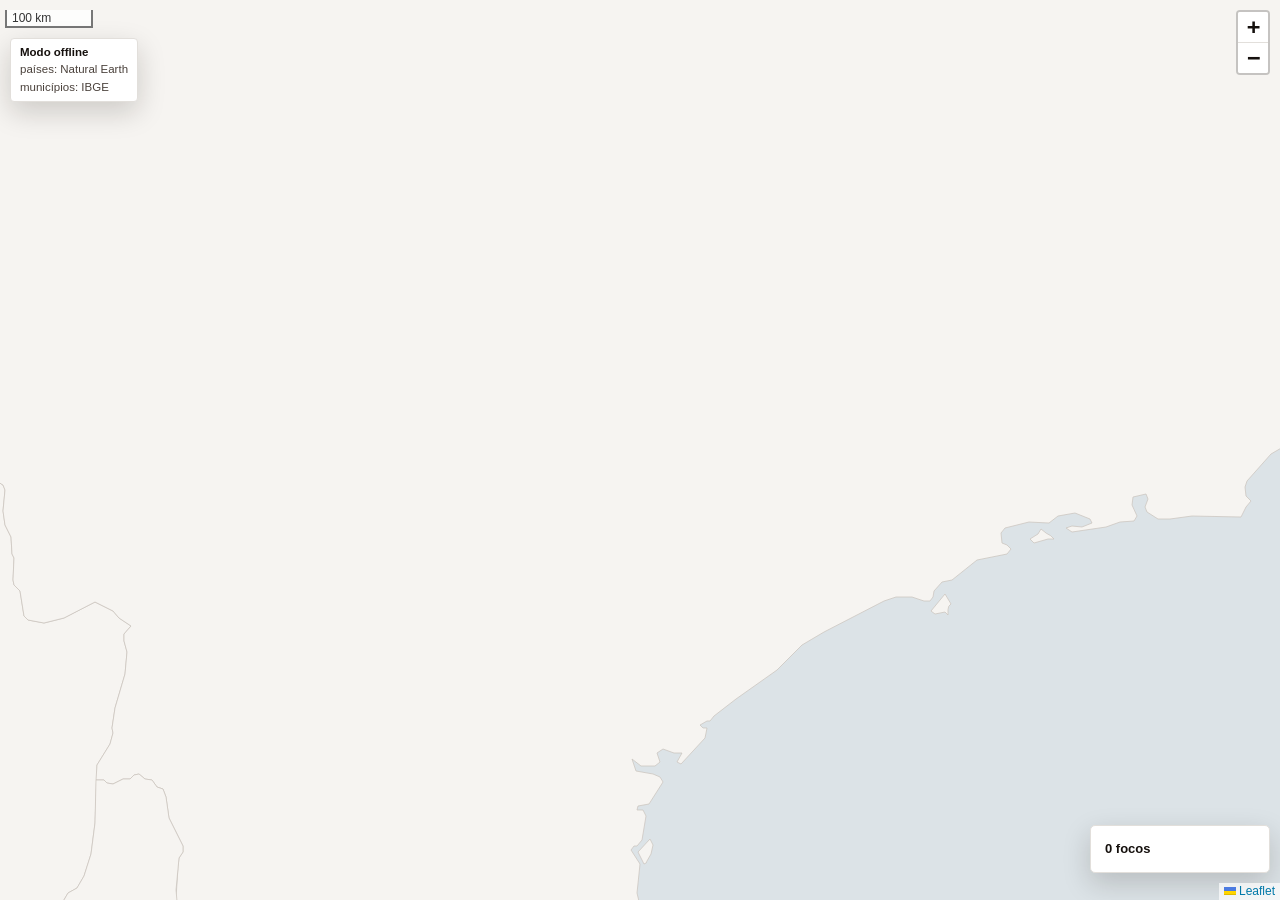
<file: src/main/resources/br/unip/aps/ui/mapa.html>
<!DOCTYPE html>
<html lang="pt-BR">
<head>
<meta charset="UTF-8">
<meta name="viewport" content="width=device-width, initial-scale=1.0">
<title>Mapa de focos</title>
<link rel="stylesheet" href="web/leaflet.css">
<link rel="stylesheet" href="web/MarkerCluster.css">
<script>window.L_DISABLE_3D = true;</script>
<script src="web/leaflet.js"></script>
<script src="web/leaflet.markercluster.js"></script>
<script src="web/mundo.js"></script>
<style>
  :root {
    --surface: #FFFFFF; --text-1: #15100D; --text-2: #4A413B; --text-3: #6E635B; --border: #E2DFDB;
    --accent: #D9480F; --accent-subtle: #FFF1E8; --shadow: 0 10px 28px rgba(21,16,13,.18);
    --terra: #E9E4DF; --terra-borda: #CFC7BF; --fora: #DCE3E7; --pais: #F6F4F1; --pais-borda: #C9C2BA;
  }
  body.escuro {
    --surface: #15100E; --text-1: #F6EEE7; --text-2: #CDBDB1; --text-3: #A08D80; --border: #3F332D;
    --accent: #FF6B1A; --accent-subtle: #2B150A; --shadow: 0 10px 28px rgba(0,0,0,.6);
    --terra: #241B17; --terra-borda: #46392F; --fora: #0A0D0F; --pais: #18120F; --pais-borda: #3A2F28;
  }
  html, body, #mapa { height: 100%; margin: 0; padding: 0; font-family: "Inter", "Segoe UI", Arial, sans-serif; background: var(--surface); }
  .leaflet-container { background: var(--surface); font-family: inherit; }
  body.offline #mapa { background: var(--fora); }
  .legenda {
    background: var(--surface); color: var(--text-2); padding: 12px 14px; border-radius: 5px; line-height: 1.7;
    box-shadow: var(--shadow); border: 1px solid var(--border); font-size: 12px; min-width: 150px;
  }
  .legenda b { color: var(--text-1); font-size: 13px; }
  .legenda i { display: inline-block; width: 10px; height: 10px; border-radius: 50%; margin-right: 7px; vertical-align: -1px; }
  .legenda .sep { display: block; height: 6px; }
  .selo-offline {
    background: var(--surface); color: var(--text-2); border: 1px solid var(--border); border-radius: 4px;
    padding: 5px 9px; font-size: 11.5px; line-height: 1.5; box-shadow: var(--shadow); display: none;
  }
  body.offline .selo-offline { display: block; }
  .selo-offline b { color: var(--text-1); }
  .leaflet-popup-content-wrapper { background: var(--surface); color: var(--text-1); border-radius: 5px; box-shadow: var(--shadow); border: 1px solid var(--border); }
  .leaflet-popup-tip { background: var(--surface); border: 1px solid var(--border); }
  .leaflet-popup-content { margin: 12px 14px; font-size: 12.5px; line-height: 1.5; }
  .pop-titulo { font-weight: 600; font-size: 13.5px; color: var(--text-1); margin-bottom: 2px; }
  .pop-linha { color: var(--text-2); }
  .pop-bioma { display: inline-block; padding: 1px 8px; border-radius: 3px; background: var(--accent-subtle); color: var(--text-1); font-size: 11.5px; margin-top: 4px; }
  .pop-acao { display: block; margin-top: 10px; padding: 6px 10px; width: 100%; border: 1px solid var(--accent); border-radius: 4px;
              background: var(--accent-subtle); color: var(--text-1); font: 600 12px inherit; font-family: inherit; cursor: pointer; text-align: left;
              transition: transform 140ms ease-out; }
  .pop-acao:hover { background: var(--accent); color: #1A0B02; }
  .pop-acao:active { transform: scale(0.97); }
  .legenda .periodo { display: block; color: var(--accent); font-weight: 600; }
  .leaflet-control-zoom a, .leaflet-control-layers { background: var(--surface) !important; color: var(--text-1) !important; border-color: var(--border) !important; }
  .leaflet-control-attribution { background: rgba(255,255,255,.7) !important; }
  body.escuro .leaflet-control-attribution { background: rgba(21,16,14,.78) !important; color: var(--text-3); }
  body.escuro .leaflet-control-attribution a { color: var(--text-2); }
  .cluster { background: rgba(255, 107, 26, .25); border-radius: 50%; }
  .cluster div { background: var(--accent); color: #1A0B02; border-radius: 50%; width: 30px; height: 30px; margin: 5px;
                 display: flex; align-items: center; justify-content: center; font-size: 11.5px; font-weight: 600; }
  #aviso { display: none; position: absolute; inset: 0; align-items: center; justify-content: center; background: var(--surface);
           color: var(--text-2); text-align: center; padding: 30px; font-size: 14px; line-height: 1.6; }
  #aviso b { color: var(--text-1); font-size: 16px; }
</style>
</head>
<body>
<div id="mapa"></div>
<div id="aviso"><div><b>Não foi possível iniciar o mapa</b><br>
  A biblioteca de mapas embarcada não carregou. As demais telas funcionam normalmente.</div></div>
<script>
window.onerror = function (m, s, l) { try { alert('ERRO JS: ' + m + ' @' + s + ':' + l); } catch (e) {} };
(function () {
  var PALETA = {
    claro:  { bioma: {"Mata Atlântica": "#1F6E45", "Cerrado": "#A67C00", "Amazônia": "#2A78D6", "Caatinga": "#E87BA4", "Pantanal": "#4A3AA7", "Pampa": "#1BAF7A"},
              outro: "#8C8178", anoRecente: "#D9480F", anoAnterior: "#3D6DB5", borda: "#FFFFFF",
              heat: ["#F6C26B", "#E0691C", "#A8263B", "#6E1B5E", "#2E0A4F"], hotspot: "#15100D" },
    escuro: { bioma: {"Mata Atlântica": "#2E9E63", "Cerrado": "#E8C15A", "Amazônia": "#3987E5", "Caatinga": "#D55181", "Pantanal": "#9085E9", "Pampa": "#199E70"},
              outro: "#A08D80", anoRecente: "#FF6B1A", anoAnterior: "#7FA3D1", borda: "#15100E",
              heat: ["#420A68", "#932667", "#DD513A", "#FCA50A", "#FCFFA4"], hotspot: "#FCFFA4" }
  };
  var BIOMA_CVD = {
    claro:  {"Mata Atlântica": "#0072B2", "Cerrado": "#B35900", "Amazônia": "#00805E", "Caatinga": "#B0407E", "Pantanal": "#4F46C8", "Pampa": "#7A5C00"},
    escuro: {"Mata Atlântica": "#56B4E9", "Cerrado": "#E69F00", "Amazônia": "#009E73", "Caatinga": "#CC79A7", "Pantanal": "#D55E00", "Pampa": "#F0E442"}
  };
  if (typeof L === 'undefined') {
    document.getElementById('aviso').style.display = 'flex';
    window.APS = { pronto: false, setFocos: function () {}, setHotspots: function () {}, setTema: function () {}, setModo: function () {},
                   setCorPor: function () {}, setMalha: function () {}, forcarOffline: function () {}, setCoropletico: function () {},
                   setCirculo: function () {}, setDaltonico: function () {}, setBase: function () {}, base: function () { return 'neutro'; },
                   setPeriodo: function () {}, destacar: function () {}, visiveis: function () { return 0; } };
    return;
  }
  var SP = L.latLngBounds([-25.35, -53.15], [-19.75, -44.15]);
  var estado = { tema: 'claro', modo: 'pontos', corPor: 'bioma', dados: { biomas: [], focos: [], anoRecente: 0 },
                 hotspots: [], offline: false, malha: null, coro: null, base: 'neutro', periodo: null };
  var mapa = L.map('mapa', { preferCanvas: true, zoomControl: false, attributionControl: true, maxZoom: 18, worldCopyJump: true });
  mapa.fitBounds(SP, { paddingTopLeft: [20, 80], paddingBottomRight: [20, 20] });
  L.control.zoom({ position: 'topright' }).addTo(mapa);
  mapa.createPane('rotulos');
  mapa.getPane('rotulos').style.zIndex = 350;
  mapa.getPane('rotulos').style.pointerEvents = 'none';

  var ESRI = 'https://server.arcgisonline.com/ArcGIS/rest/services/';
  var OSM = '&copy; colaboradores do OpenStreetMap';
  function esri(servico, fontes, nativo, pane) {
    return L.tileLayer(ESRI + servico + '/MapServer/tile/{z}/{y}/{x}', {
      maxNativeZoom: nativo || 16, maxZoom: 18, pane: pane || 'tilePane',
      attribution: 'Mapa-base &copy; <a href="https://www.esri.com">Esri</a> &mdash; ' + fontes
    });
  }
  var ROTULOS = 'Reference/World_Boundaries_and_Places';
  var BASES = {
    neutro: {
      claro: [esri('Canvas/World_Light_Gray_Base', 'Esri, HERE, Garmin, ' + OSM)],
      escuro: [esri('Canvas/World_Dark_Gray_Base', 'Esri, HERE, Garmin, ' + OSM)]
    },
    ruas: [esri('World_Street_Map', 'Esri, HERE, Garmin, USGS, ' + OSM)],
    relevo: [esri('World_Topo_Map', 'Esri, HERE, Garmin, FAO, NOAA, USGS, ' + OSM)],
    terreno: [esri('World_Terrain_Base', 'Esri, USGS, NOAA', 13), esri(ROTULOS, 'Esri, HERE, Garmin', 16, 'rotulos')],
    satelite: [esri('World_Imagery', 'Esri, Maxar, Earthstar Geographics')],
    hibrido: [esri('World_Imagery', 'Esri, Maxar, Earthstar Geographics'), esri(ROTULOS, 'Esri, HERE, Garmin', 16, 'rotulos')],
    atlas: [esri('NatGeo_World_Map', 'National Geographic, Esri, Garmin, HERE, UNEP-WCMC, USGS, NASA, ESA, GEBCO, NOAA')]
  };
  var SOBRE_IMAGEM = { satelite: true, hibrido: true };
  var tilesCarregados = 0, tilesComErro = 0;
  function camadasDaBase(id) {
    var b = BASES[id] || BASES.neutro;
    return Array.isArray(b) ? b : b[estado.tema];
  }
  Object.keys(BASES).forEach(function (id) {
    var todas = Array.isArray(BASES[id]) ? BASES[id] : BASES[id].claro.concat(BASES[id].escuro);
    todas.forEach(function (t) {
      t.on('tileload', function () { tilesCarregados++; });
      t.on('tileerror', function () {
        tilesComErro++;
        if (tilesCarregados === 0 && tilesComErro >= 3) entrarOffline('falha ao baixar o mapa-base');
      });
    });
  });
  var camadasAtivas = [];
  function removerBase() {
    camadasAtivas.forEach(function (t) { mapa.removeLayer(t); });
    camadasAtivas = [];
  }
  function aplicarBase() {
    removerBase();
    document.body.classList.toggle('base-imagem', !!SOBRE_IMAGEM[estado.base]);
    document.body.classList.toggle('base-rica', estado.base !== 'neutro');
    if (estado.offline) return;
    camadasAtivas = camadasDaBase(estado.base);
    camadasAtivas.forEach(function (t) { t.addTo(mapa); });
  }
  aplicarBase();
  setTimeout(function () { if (tilesCarregados === 0) entrarOffline('mapa-base sem resposta'); }, 6000);

  // Em telas com zoom de 200% o canvas passa de 4.096 px e o WebView não consegue recortá-lo; redesenhar tudo evita o recorte.
  var redesenharOriginal = L.Canvas.prototype._redraw;
  L.Canvas.include({
    _redraw: function () {
      this._redrawBounds = null;
      return redesenharOriginal.call(this);
    }
  });
  var renderer = L.canvas({ padding: 0.5 });
  var camadaBase = L.layerGroup().addTo(mapa);
  var camadaCoro = L.layerGroup().addTo(mapa);
  var camada = L.layerGroup().addTo(mapa);
  var camadaHot = L.layerGroup().addTo(mapa);
  L.control.scale({ imperial: false, position: 'topleft' }).addTo(mapa);
  var selo = L.control({ position: 'topleft' });
  selo.onAdd = function () {
    var d = L.DomUtil.create('div', 'selo-offline');
    d.innerHTML = '<b>Modo offline</b><br>países: Natural Earth<br>municípios: IBGE';
    return d;
  };
  selo.addTo(mapa);
  var legenda = L.control({ position: 'bottomright' });
  var legendaDiv;
  legenda.onAdd = function () { legendaDiv = L.DomUtil.create('div', 'legenda'); return legendaDiv; };
  legenda.addTo(mapa);

  function pal() {
    var p = PALETA[estado.tema];
    if (!estado.daltonico && estado.base === 'neutro') return p;
    var c = {};
    for (var k in p) c[k] = p[k];
    if (estado.daltonico) c.bioma = BIOMA_CVD[estado.tema];
    if (estado.base !== 'neutro') c.borda = '#FFFFFF';
    if (SOBRE_IMAGEM[estado.base]) c.hotspot = '#FCFFA4';
    return c;
  }
  function css(v) { return getComputedStyle(document.body).getPropertyValue(v).trim(); }
  function esc(s) { return String(s).replace(/[&<>"']/g, function (c) { return { '&': '&amp;', '<': '&lt;', '>': '&gt;', '"': '&quot;', "'": '&#39;' }[c]; }); }
  function fmt(n) { return n.toLocaleString('pt-BR'); }
  function cor(f) {
    var p = pal();
    if (estado.corPor === 'ano') return f[5] === estado.dados.anoRecente ? p.anoRecente : p.anoAnterior;
    return p.bioma[estado.dados.biomas[f[2]]] || p.outro;
  }
  function popup(f) {
    return '<div class="pop-titulo">' + esc(f[3]) + '</div><div class="pop-linha">' + esc(f[4]) + ' (GMT)</div>'
         + '<div class="pop-linha">' + f[0].toFixed(5) + ', ' + f[1].toFixed(5) + '</div>'
         + '<span class="pop-bioma">' + esc(estado.dados.biomas[f[2]]) + '</span>' + botaoFicha(f[3]);
  }
  function botaoFicha(municipio) {
    return municipio ? '<button class="pop-acao" data-ficha="' + esc(municipio) + '">Ficha do município →</button>' : '';
  }
  mapa.on('popupopen', function (e) {
    var el = e.popup.getElement();
    if (!el) return;
    Array.prototype.forEach.call(el.querySelectorAll('[data-ficha]'), function (b) {
      b.addEventListener('click', function () { abrirFicha(b.getAttribute('data-ficha')); });
    });
  });
  function abrirFicha(nome) {
    try { alert('FICHA:' + nome); } catch (e) {}
  }
  var cacheVisiveis = null;
  function visiveis() {
    if (!estado.periodo) return estado.dados.focos;
    if (!cacheVisiveis) {
      var de = estado.periodo.de, ate = estado.periodo.ate;
      cacheVisiveis = estado.dados.focos.filter(function (f) { return f[6] >= de && f[6] <= ate; });
    }
    return cacheVisiveis;
  }

  function entrarOffline(motivo) {
    if (estado.offline) return;
    estado.offline = true;
    removerBase();
    document.body.classList.add('offline');
    desenharBase();
    desenhar();
    try { alert('OFFLINE: ' + motivo); } catch (e) {}
  }

  function desenharBase() {
    camadaBase.clearLayers();
    if (!estado.offline) return;
    if (window.MUNDO) {
      L.geoJSON(window.MUNDO, {
        renderer: renderer,
        style: function () { return { color: css('--pais-borda'), weight: 0.7, fillColor: css('--pais'), fillOpacity: 1 }; },
        interactive: false
      }).addTo(camadaBase);
    }
    if (!estado.malha) return;
    L.geoJSON(estado.malha, {
      renderer: renderer,
      style: function () { return { color: css('--terra-borda'), weight: 0.6, fillColor: css('--terra'), fillOpacity: 1 }; },
      interactive: false
    }).addTo(camadaBase);
  }

  function desenharCoropletico() {
    camadaCoro.clearLayers();
    var c = estado.coro;
    if (!c || !estado.malha) return;
    L.geoJSON(estado.malha, {
      renderer: renderer,
      style: function (f) {
        var v = c.valores[f.properties.chave];
        var classe = v === undefined ? -1 : c.classeDe[f.properties.chave];
        return { color: css('--terra-borda'), weight: 0.5, fillOpacity: classe < 0 ? 0.0 : 0.88,
                 fillColor: classe < 0 ? 'transparent' : c.cores[classe] };
      },
      onEachFeature: function (f, l) {
        var v = c.valores[f.properties.chave];
        l.bindTooltip('<b>' + esc(f.properties.nome) + '</b><br>' + (v === undefined ? 'sem focos' : c.formatar[f.properties.chave])
          + '<br>' + fmt(Math.round(f.properties.areaKm2)) + ' km²<br><span style="color:var(--text-3)">clique para abrir a ficha</span>', { sticky: true });
        l.on('click', function () { abrirFicha(f.properties.nome); });
      }
    }).addTo(camadaCoro);
  }

  var TAM = 0.08, LIMITES = [1, 3, 10, 25, 60];
  function faixa(n) { var r = 0; for (var i = 0; i < LIMITES.length; i++) if (n >= LIMITES[i]) r = i; return r; }

  function desenhar() {
    camada.clearLayers();
    var focos = visiveis(), p = pal(), rica = estado.base !== 'neutro';
    if (estado.modo === 'coropletico') {
      desenharCoropletico();
    } else {
      camadaCoro.clearLayers();
    }
    if (estado.modo === 'calor') {
      var grade = {};
      focos.forEach(function (f) {
        var k = Math.floor(f[0] / TAM) + ':' + Math.floor(f[1] / TAM);
        grade[k] = (grade[k] || 0) + 1;
      });
      Object.keys(grade).forEach(function (k) {
        var n = grade[k], q = k.split(':'), la = +q[0] * TAM, lo = +q[1] * TAM;
        L.rectangle([[la, lo], [la + TAM, lo + TAM]], { renderer: renderer, stroke: false, fillColor: p.heat[faixa(n)], fillOpacity: 0.85 })
          .bindTooltip(fmt(n) + (n === 1 ? ' foco' : ' focos') + ' nesta célula (~9 km)', { sticky: true })
          .addTo(camada);
      });
    } else if (estado.modo === 'cluster') {
      var grupo = L.markerClusterGroup({ showCoverageOnHover: false, maxClusterRadius: 48, chunkedLoading: true,
        iconCreateFunction: function (c) {
          var n = c.getChildCount(), s = n < 50 ? 40 : n < 500 ? 48 : 56;
          return L.divIcon({ html: '<div style="width:' + (s - 10) + 'px;height:' + (s - 10) + 'px">' + fmt(n) + '</div>', className: 'cluster', iconSize: [s, s] });
        } });
      focos.forEach(function (f) {
        grupo.addLayer(L.circleMarker([f[0], f[1]], { renderer: renderer, radius: 5, weight: 1, color: p.borda, fillColor: cor(f), fillOpacity: 0.9 }).bindPopup(popup(f)));
      });
      camada.addLayer(grupo);
    } else if (estado.modo === 'pontos') {
      focos.forEach(function (f) {
        L.circleMarker([f[0], f[1]], { renderer: renderer, radius: rica ? 4 : 3.6, weight: rica ? 1.3 : 0.8, color: p.borda,
                                       fillColor: cor(f), fillOpacity: rica ? 0.95 : 0.85 })
          .bindPopup(popup(f)).addTo(camada);
      });
    }
    desenharLegenda();
  }

  function desenharLegenda() {
    var n = visiveis().length, p = pal();
    var html = (estado.periodo ? '<span class="periodo">' + esc(estado.periodo.rotulo) + '</span>' : '')
             + '<b>' + fmt(n) + (n === 1 ? ' foco' : ' focos') + '</b><br>';
    if (estado.modo === 'coropletico' && estado.coro) {
      html += esc(estado.coro.titulo) + '<br>';
      estado.coro.cores.forEach(function (c, i) { html += '<i style="background:' + c + ';border-radius:2px"></i>' + esc(estado.coro.rotulos[i]) + '<br>'; });
      html += '<span class="sep"></span>' + esc(estado.coro.metodo);
    } else if (estado.modo === 'calor') {
      html += 'Focos por célula (~9 km)<br>';
      var rot = ['1–2', '3–9', '10–24', '25–59', '60+'];
      p.heat.forEach(function (c, i) { html += '<i style="background:' + c + ';border-radius:2px"></i>' + rot[i] + '<br>'; });
    } else if (estado.corPor === 'ano') {
      html += '<i style="background:' + p.anoRecente + '"></i>' + estado.dados.anoRecente + '<br><i style="background:' + p.anoAnterior + '"></i>anos anteriores';
    } else {
      estado.dados.biomas.forEach(function (b) { html += '<i style="background:' + (p.bioma[b] || p.outro) + '"></i>' + esc(b) + '<br>'; });
    }
    if (estado.modo === 'cluster') html += '<span class="sep"></span>Círculo laranja = grupo de focos próximos';
    if (estado.hotspots.length) html += '<span class="sep"></span><i style="background:transparent;border:2px dashed ' + p.hotspot + '"></i>Hotspots (DBSCAN)';
    legendaDiv.innerHTML = html;
  }

  function desenharHotspots() {
    camadaHot.clearLayers();
    var p = pal();
    estado.hotspots.forEach(function (h) {
      L.circle([h[0], h[1]], { radius: Math.max(1500, h[3] * 1000), color: p.hotspot, weight: 2, dashArray: '5 4', fillColor: p.hotspot, fillOpacity: 0.08 })
        .bindTooltip('Hotspot #' + h[4] + ' — ' + fmt(h[2]) + ' focos', { sticky: true })
        .bindPopup('<div class="pop-titulo">Hotspot #' + h[4] + '</div><div class="pop-linha">' + fmt(h[2]) + ' focos · raio ~' + h[3].toFixed(1)
          + ' km</div><div class="pop-linha">' + esc(h[5]) + '</div><span class="pop-bioma">' + esc(h[6]) + '</span>' + botaoFicha(h[5]))
        .addTo(camadaHot);
    });
    desenharLegenda();
  }

  var camadaCirculo = L.layerGroup().addTo(mapa);
  var camadaDestaque = L.layerGroup().addTo(mapa);

  window.APS = {
    pronto: true,
    setCirculo: function (c) {
      camadaCirculo.clearLayers();
      if (!c) return;
      var circulo = L.circle([c.lat, c.lon], { radius: c.raioKm * 1000, color: pal().hotspot, weight: 2, fillColor: pal().hotspot, fillOpacity: 0.06 })
        .bindTooltip(esc(c.rotulo), { permanent: true, direction: 'top', className: 'rotulo-circulo' })
        .addTo(camadaCirculo);
      mapa.fitBounds(circulo.getBounds(), { paddingTopLeft: [24, 80], paddingBottomRight: [24, 24] });
    },
    setFocos: function (dados) {
      estado.dados = dados;
      cacheVisiveis = null;
      desenhar();
      if (dados.focos.length) {
        mapa.fitBounds(dados.focos.map(function (f) { return [f[0], f[1]]; }), { paddingTopLeft: [24, 80], paddingBottomRight: [24, 24], maxZoom: 11 });
      } else {
        mapa.fitBounds(SP, { paddingTopLeft: [20, 80], paddingBottomRight: [20, 20] });
      }
    },
    setHotspots: function (h) { estado.hotspots = h; desenharHotspots(); },
    setModo: function (m) { estado.modo = m; desenhar(); },
    setDaltonico: function (d) { estado.daltonico = !!d; desenhar(); desenharHotspots(); },
    setBase: function (id) {
      estado.base = BASES[id] ? id : 'neutro';
      aplicarBase();
      desenhar();
      desenharHotspots();
    },
    base: function () { return estado.base; },
    setPeriodo: function (de, ate, rotulo) {
      estado.periodo = de ? { de: de, ate: ate || de, rotulo: rotulo || '' } : null;
      cacheVisiveis = null;
      mapa.closePopup();
      desenhar();
    },
    visiveis: function () { return visiveis().length; },
    destacar: function (chave, enquadrar) {
      camadaDestaque.clearLayers();
      if (!chave || !estado.malha) return false;
      var chaves = Array.isArray(chave) ? chave : [chave], p = pal();
      var cores = chaves.length > 1 ? [p.anoRecente, p.anoAnterior] : [css('--accent')];
      var limites = null;
      chaves.forEach(function (k, i) {
        var alvo = estado.malha.features.filter(function (f) { return f.properties.chave === k; });
        if (!alvo.length) return;
        var cor = cores[i % cores.length];
        var g = L.geoJSON(alvo, { style: function () { return { color: cor, weight: 3, fillColor: cor, fillOpacity: 0.1 }; }, interactive: false })
          .addTo(camadaDestaque);
        limites = limites ? limites.extend(g.getBounds()) : g.getBounds();
      });
      if (!limites) return false;
      if (enquadrar) mapa.fitBounds(limites, { paddingTopLeft: [40, 90], paddingBottomRight: [chaves.length > 1 ? 600 : 440, 40], maxZoom: 11 });
      return true;
    },
    setCorPor: function (c) { estado.corPor = c; desenhar(); },
    setMalha: function (geo) { estado.malha = geo; desenharBase(); desenhar(); },
    setCoropletico: function (c) { estado.coro = c; if (estado.modo === 'coropletico') desenhar(); },
    forcarOffline: function () { entrarOffline('modo offline solicitado'); },
    offline: function () { return estado.offline; },
    setTema: function (escuro) {
      estado.tema = escuro ? 'escuro' : 'claro';
      document.body.classList.toggle('escuro', escuro);
      aplicarBase();
      desenharBase();
      desenhar();
      desenharHotspots();
    }
  };
})();
</script>
</body>
</html>
</file>
<file: site/app/vendor/leaflet.css>
/* required styles */

.leaflet-pane,
.leaflet-tile,
.leaflet-marker-icon,
.leaflet-marker-shadow,
.leaflet-tile-container,
.leaflet-pane > svg,
.leaflet-pane > canvas,
.leaflet-zoom-box,
.leaflet-image-layer,
.leaflet-layer {
	position: absolute;
	left: 0;
	top: 0;
	}
.leaflet-container {
	overflow: hidden;
	}
.leaflet-tile,
.leaflet-marker-icon,
.leaflet-marker-shadow {
	-webkit-user-select: none;
	   -moz-user-select: none;
	        user-select: none;
	  -webkit-user-drag: none;
	}
/* Prevents IE11 from highlighting tiles in blue */
.leaflet-tile::selection {
	background: transparent;
}
/* Safari renders non-retina tile on retina better with this, but Chrome is worse */
.leaflet-safari .leaflet-tile {
	image-rendering: -webkit-optimize-contrast;
	}
/* hack that prevents hw layers "stretching" when loading new tiles */
.leaflet-safari .leaflet-tile-container {
	width: 1600px;
	height: 1600px;
	-webkit-transform-origin: 0 0;
	}
.leaflet-marker-icon,
.leaflet-marker-shadow {
	display: block;
	}
/* .leaflet-container svg: reset svg max-width decleration shipped in Joomla! (joomla.org) 3.x */
/* .leaflet-container img: map is broken in FF if you have max-width: 100% on tiles */
.leaflet-container .leaflet-overlay-pane svg {
	max-width: none !important;
	max-height: none !important;
	}
.leaflet-container .leaflet-marker-pane img,
.leaflet-container .leaflet-shadow-pane img,
.leaflet-container .leaflet-tile-pane img,
.leaflet-container img.leaflet-image-layer,
.leaflet-container .leaflet-tile {
	max-width: none !important;
	max-height: none !important;
	width: auto;
	padding: 0;
	}

.leaflet-container img.leaflet-tile {
	/* See: https://bugs.chromium.org/p/chromium/issues/detail?id=600120 */
	mix-blend-mode: plus-lighter;
}

.leaflet-container.leaflet-touch-zoom {
	-ms-touch-action: pan-x pan-y;
	touch-action: pan-x pan-y;
	}
.leaflet-container.leaflet-touch-drag {
	-ms-touch-action: pinch-zoom;
	/* Fallback for FF which doesn't support pinch-zoom */
	touch-action: none;
	touch-action: pinch-zoom;
}
.leaflet-container.leaflet-touch-drag.leaflet-touch-zoom {
	-ms-touch-action: none;
	touch-action: none;
}
.leaflet-container {
	-webkit-tap-highlight-color: transparent;
}
.leaflet-container a {
	-webkit-tap-highlight-color: rgba(51, 181, 229, 0.4);
}
.leaflet-tile {
	filter: inherit;
	visibility: hidden;
	}
.leaflet-tile-loaded {
	visibility: inherit;
	}
.leaflet-zoom-box {
	width: 0;
	height: 0;
	-moz-box-sizing: border-box;
	     box-sizing: border-box;
	z-index: 800;
	}
/* workaround for https://bugzilla.mozilla.org/show_bug.cgi?id=888319 */
.leaflet-overlay-pane svg {
	-moz-user-select: none;
	}

.leaflet-pane         { z-index: 400; }

.leaflet-tile-pane    { z-index: 200; }
.leaflet-overlay-pane { z-index: 400; }
.leaflet-shadow-pane  { z-index: 500; }
.leaflet-marker-pane  { z-index: 600; }
.leaflet-tooltip-pane   { z-index: 650; }
.leaflet-popup-pane   { z-index: 700; }

.leaflet-map-pane canvas { z-index: 100; }
.leaflet-map-pane svg    { z-index: 200; }

.leaflet-vml-shape {
	width: 1px;
	height: 1px;
	}
.lvml {
	behavior: url(#default#VML);
	display: inline-block;
	position: absolute;
	}


/* control positioning */

.leaflet-control {
	position: relative;
	z-index: 800;
	pointer-events: visiblePainted; /* IE 9-10 doesn't have auto */
	pointer-events: auto;
	}
.leaflet-top,
.leaflet-bottom {
	position: absolute;
	z-index: 1000;
	pointer-events: none;
	}
.leaflet-top {
	top: 0;
	}
.leaflet-right {
	right: 0;
	}
.leaflet-bottom {
	bottom: 0;
	}
.leaflet-left {
	left: 0;
	}
.leaflet-control {
	float: left;
	clear: both;
	}
.leaflet-right .leaflet-control {
	float: right;
	}
.leaflet-top .leaflet-control {
	margin-top: 10px;
	}
.leaflet-bottom .leaflet-control {
	margin-bottom: 10px;
	}
.leaflet-left .leaflet-control {
	margin-left: 10px;
	}
.leaflet-right .leaflet-control {
	margin-right: 10px;
	}


/* zoom and fade animations */

.leaflet-fade-anim .leaflet-popup {
	opacity: 0;
	-webkit-transition: opacity 0.2s linear;
	   -moz-transition: opacity 0.2s linear;
	        transition: opacity 0.2s linear;
	}
.leaflet-fade-anim .leaflet-map-pane .leaflet-popup {
	opacity: 1;
	}
.leaflet-zoom-animated {
	-webkit-transform-origin: 0 0;
	    -ms-transform-origin: 0 0;
	        transform-origin: 0 0;
	}
svg.leaflet-zoom-animated {
	will-change: transform;
}

.leaflet-zoom-anim .leaflet-zoom-animated {
	-webkit-transition: -webkit-transform 0.25s cubic-bezier(0,0,0.25,1);
	   -moz-transition:    -moz-transform 0.25s cubic-bezier(0,0,0.25,1);
	        transition:         transform 0.25s cubic-bezier(0,0,0.25,1);
	}
.leaflet-zoom-anim .leaflet-tile,
.leaflet-pan-anim .leaflet-tile {
	-webkit-transition: none;
	   -moz-transition: none;
	        transition: none;
	}

.leaflet-zoom-anim .leaflet-zoom-hide {
	visibility: hidden;
	}


/* cursors */

.leaflet-interactive {
	cursor: pointer;
	}
.leaflet-grab {
	cursor: -webkit-grab;
	cursor:    -moz-grab;
	cursor:         grab;
	}
.leaflet-crosshair,
.leaflet-crosshair .leaflet-interactive {
	cursor: crosshair;
	}
.leaflet-popup-pane,
.leaflet-control {
	cursor: auto;
	}
.leaflet-dragging .leaflet-grab,
.leaflet-dragging .leaflet-grab .leaflet-interactive,
.leaflet-dragging .leaflet-marker-draggable {
	cursor: move;
	cursor: -webkit-grabbing;
	cursor:    -moz-grabbing;
	cursor:         grabbing;
	}

/* marker & overlays interactivity */
.leaflet-marker-icon,
.leaflet-marker-shadow,
.leaflet-image-layer,
.leaflet-pane > svg path,
.leaflet-tile-container {
	pointer-events: none;
	}

.leaflet-marker-icon.leaflet-interactive,
.leaflet-image-layer.leaflet-interactive,
.leaflet-pane > svg path.leaflet-interactive,
svg.leaflet-image-layer.leaflet-interactive path {
	pointer-events: visiblePainted; /* IE 9-10 doesn't have auto */
	pointer-events: auto;
	}

/* visual tweaks */

.leaflet-container {
	background: #ddd;
	outline-offset: 1px;
	}
.leaflet-container a {
	color: #0078A8;
	}
.leaflet-zoom-box {
	border: 2px dotted #38f;
	background: rgba(255,255,255,0.5);
	}


/* general typography */
.leaflet-container {
	font-family: "Helvetica Neue", Arial, Helvetica, sans-serif;
	font-size: 12px;
	font-size: 0.75rem;
	line-height: 1.5;
	}


/* general toolbar styles */

.leaflet-bar {
	box-shadow: 0 1px 5px rgba(0,0,0,0.65);
	border-radius: 4px;
	}
.leaflet-bar a {
	background-color: #fff;
	border-bottom: 1px solid #ccc;
	width: 26px;
	height: 26px;
	line-height: 26px;
	display: block;
	text-align: center;
	text-decoration: none;
	color: black;
	}
.leaflet-bar a,
.leaflet-control-layers-toggle {
	background-position: 50% 50%;
	background-repeat: no-repeat;
	display: block;
	}
.leaflet-bar a:hover,
.leaflet-bar a:focus {
	background-color: #f4f4f4;
	}
.leaflet-bar a:first-child {
	border-top-left-radius: 4px;
	border-top-right-radius: 4px;
	}
.leaflet-bar a:last-child {
	border-bottom-left-radius: 4px;
	border-bottom-right-radius: 4px;
	border-bottom: none;
	}
.leaflet-bar a.leaflet-disabled {
	cursor: default;
	background-color: #f4f4f4;
	color: #bbb;
	}

.leaflet-touch .leaflet-bar a {
	width: 30px;
	height: 30px;
	line-height: 30px;
	}
.leaflet-touch .leaflet-bar a:first-child {
	border-top-left-radius: 2px;
	border-top-right-radius: 2px;
	}
.leaflet-touch .leaflet-bar a:last-child {
	border-bottom-left-radius: 2px;
	border-bottom-right-radius: 2px;
	}

/* zoom control */

.leaflet-control-zoom-in,
.leaflet-control-zoom-out {
	font: bold 18px 'Lucida Console', Monaco, monospace;
	text-indent: 1px;
	}

.leaflet-touch .leaflet-control-zoom-in, .leaflet-touch .leaflet-control-zoom-out  {
	font-size: 22px;
	}


/* layers control */

.leaflet-control-layers {
	box-shadow: 0 1px 5px rgba(0,0,0,0.4);
	background: #fff;
	border-radius: 5px;
	}
.leaflet-control-layers-toggle {
	background-image: url(images/layers.png);
	width: 36px;
	height: 36px;
	}
.leaflet-retina .leaflet-control-layers-toggle {
	background-image: url(images/layers-2x.png);
	background-size: 26px 26px;
	}
.leaflet-touch .leaflet-control-layers-toggle {
	width: 44px;
	height: 44px;
	}
.leaflet-control-layers .leaflet-control-layers-list,
.leaflet-control-layers-expanded .leaflet-control-layers-toggle {
	display: none;
	}
.leaflet-control-layers-expanded .leaflet-control-layers-list {
	display: block;
	position: relative;
	}
.leaflet-control-layers-expanded {
	padding: 6px 10px 6px 6px;
	color: #333;
	background: #fff;
	}
.leaflet-control-layers-scrollbar {
	overflow-y: scroll;
	overflow-x: hidden;
	padding-right: 5px;
	}
.leaflet-control-layers-selector {
	margin-top: 2px;
	position: relative;
	top: 1px;
	}
.leaflet-control-layers label {
	display: block;
	font-size: 13px;
	font-size: 1.08333em;
	}
.leaflet-control-layers-separator {
	height: 0;
	border-top: 1px solid #ddd;
	margin: 5px -10px 5px -6px;
	}

/* Default icon URLs */
.leaflet-default-icon-path { /* used only in path-guessing heuristic, see L.Icon.Default */
	background-image: url(images/marker-icon.png);
	}


/* attribution and scale controls */

.leaflet-container .leaflet-control-attribution {
	background: #fff;
	background: rgba(255, 255, 255, 0.8);
	margin: 0;
	}
.leaflet-control-attribution,
.leaflet-control-scale-line {
	padding: 0 5px;
	color: #333;
	line-height: 1.4;
	}
.leaflet-control-attribution a {
	text-decoration: none;
	}
.leaflet-control-attribution a:hover,
.leaflet-control-attribution a:focus {
	text-decoration: underline;
	}
.leaflet-attribution-flag {
	display: inline !important;
	vertical-align: baseline !important;
	width: 1em;
	height: 0.6669em;
	}
.leaflet-left .leaflet-control-scale {
	margin-left: 5px;
	}
.leaflet-bottom .leaflet-control-scale {
	margin-bottom: 5px;
	}
.leaflet-control-scale-line {
	border: 2px solid #777;
	border-top: none;
	line-height: 1.1;
	padding: 2px 5px 1px;
	white-space: nowrap;
	-moz-box-sizing: border-box;
	     box-sizing: border-box;
	background: rgba(255, 255, 255, 0.8);
	text-shadow: 1px 1px #fff;
	}
.leaflet-control-scale-line:not(:first-child) {
	border-top: 2px solid #777;
	border-bottom: none;
	margin-top: -2px;
	}
.leaflet-control-scale-line:not(:first-child):not(:last-child) {
	border-bottom: 2px solid #777;
	}

.leaflet-touch .leaflet-control-attribution,
.leaflet-touch .leaflet-control-layers,
.leaflet-touch .leaflet-bar {
	box-shadow: none;
	}
.leaflet-touch .leaflet-control-layers,
.leaflet-touch .leaflet-bar {
	border: 2px solid rgba(0,0,0,0.2);
	background-clip: padding-box;
	}


/* popup */

.leaflet-popup {
	position: absolute;
	text-align: center;
	margin-bottom: 20px;
	}
.leaflet-popup-content-wrapper {
	padding: 1px;
	text-align: left;
	border-radius: 12px;
	}
.leaflet-popup-content {
	margin: 13px 24px 13px 20px;
	line-height: 1.3;
	font-size: 13px;
	font-size: 1.08333em;
	min-height: 1px;
	}
.leaflet-popup-content p {
	margin: 17px 0;
	margin: 1.3em 0;
	}
.leaflet-popup-tip-container {
	width: 40px;
	height: 20px;
	position: absolute;
	left: 50%;
	margin-top: -1px;
	margin-left: -20px;
	overflow: hidden;
	pointer-events: none;
	}
.leaflet-popup-tip {
	width: 17px;
	height: 17px;
	padding: 1px;

	margin: -10px auto 0;
	pointer-events: auto;

	-webkit-transform: rotate(45deg);
	   -moz-transform: rotate(45deg);
	    -ms-transform: rotate(45deg);
	        transform: rotate(45deg);
	}
.leaflet-popup-content-wrapper,
.leaflet-popup-tip {
	background: white;
	color: #333;
	box-shadow: 0 3px 14px rgba(0,0,0,0.4);
	}
.leaflet-container a.leaflet-popup-close-button {
	position: absolute;
	top: 0;
	right: 0;
	border: none;
	text-align: center;
	width: 24px;
	height: 24px;
	font: 16px/24px Tahoma, Verdana, sans-serif;
	color: #757575;
	text-decoration: none;
	background: transparent;
	}
.leaflet-container a.leaflet-popup-close-button:hover,
.leaflet-container a.leaflet-popup-close-button:focus {
	color: #585858;
	}
.leaflet-popup-scrolled {
	overflow: auto;
	}

.leaflet-oldie .leaflet-popup-content-wrapper {
	-ms-zoom: 1;
	}
.leaflet-oldie .leaflet-popup-tip {
	width: 24px;
	margin: 0 auto;

	-ms-filter: "progid:DXImageTransform.Microsoft.Matrix(M11=0.70710678, M12=0.70710678, M21=-0.70710678, M22=0.70710678)";
	filter: progid:DXImageTransform.Microsoft.Matrix(M11=0.70710678, M12=0.70710678, M21=-0.70710678, M22=0.70710678);
	}

.leaflet-oldie .leaflet-control-zoom,
.leaflet-oldie .leaflet-control-layers,
.leaflet-oldie .leaflet-popup-content-wrapper,
.leaflet-oldie .leaflet-popup-tip {
	border: 1px solid #999;
	}


/* div icon */

.leaflet-div-icon {
	background: #fff;
	border: 1px solid #666;
	}


/* Tooltip */
/* Base styles for the element that has a tooltip */
.leaflet-tooltip {
	position: absolute;
	padding: 6px;
	background-color: #fff;
	border: 1px solid #fff;
	border-radius: 3px;
	color: #222;
	white-space: nowrap;
	-webkit-user-select: none;
	-moz-user-select: none;
	-ms-user-select: none;
	user-select: none;
	pointer-events: none;
	box-shadow: 0 1px 3px rgba(0,0,0,0.4);
	}
.leaflet-tooltip.leaflet-interactive {
	cursor: pointer;
	pointer-events: auto;
	}
.leaflet-tooltip-top:before,
.leaflet-tooltip-bottom:before,
.leaflet-tooltip-left:before,
.leaflet-tooltip-right:before {
	position: absolute;
	pointer-events: none;
	border: 6px solid transparent;
	background: transparent;
	content: "";
	}

/* Directions */

.leaflet-tooltip-bottom {
	margin-top: 6px;
}
.leaflet-tooltip-top {
	margin-top: -6px;
}
.leaflet-tooltip-bottom:before,
.leaflet-tooltip-top:before {
	left: 50%;
	margin-left: -6px;
	}
.leaflet-tooltip-top:before {
	bottom: 0;
	margin-bottom: -12px;
	border-top-color: #fff;
	}
.leaflet-tooltip-bottom:before {
	top: 0;
	margin-top: -12px;
	margin-left: -6px;
	border-bottom-color: #fff;
	}
.leaflet-tooltip-left {
	margin-left: -6px;
}
.leaflet-tooltip-right {
	margin-left: 6px;
}
.leaflet-tooltip-left:before,
.leaflet-tooltip-right:before {
	top: 50%;
	margin-top: -6px;
	}
.leaflet-tooltip-left:before {
	right: 0;
	margin-right: -12px;
	border-left-color: #fff;
	}
.leaflet-tooltip-right:before {
	left: 0;
	margin-left: -12px;
	border-right-color: #fff;
	}

/* Printing */

@media print {
	/* Prevent printers from removing background-images of controls. */
	.leaflet-control {
		-webkit-print-color-adjust: exact;
		print-color-adjust: exact;
		}
	}
</file>
<file: site/app/app.css>
@font-face{font-family:"Big Shoulders";src:url(../fonts/BigShouldersDisplay-Black.woff2) format("woff2");font-weight:900;font-display:swap}
@font-face{font-family:"Big Shoulders";src:url(../fonts/BigShouldersDisplay-ExtraBold.woff2) format("woff2");font-weight:800;font-display:swap}
@font-face{font-family:"Inter";src:url(../fonts/Inter-Regular.woff2) format("woff2");font-weight:400;font-display:swap}
@font-face{font-family:"Inter";src:url(../fonts/Inter-SemiBold.woff2) format("woff2");font-weight:600;font-display:swap}

:root{
  color-scheme:dark;
  --fundo:#0A0807;--superficie:#1A1411;--superficie-2:#241B17;--fio:#3A2E28;--fio-forte:#F6EEE7;
  --texto:#F6EEE7;--texto-2:#CDBDB1;--texto-3:#A99587;
  --fogo:#FF6B1A;--fogo-texto:#FF8C4A;--fogo-suave:#2B150A;--frio:#7FA3D1;
  --cerrado:#E8C15A;--mata:#2E9E63;--outro:#A08D80;
  --terra:#241B17;--terra-borda:#46392F;--mar:#0A0D0F;--pais:#18120F;--pais-borda:#3A2F28;
  --sombra:0 18px 48px rgba(0,0,0,.55);
  --display:"Big Shoulders",Impact,sans-serif;--corpo:"Inter",system-ui,-apple-system,"Segoe UI",Roboto,sans-serif;
  --saida:cubic-bezier(.23,1,.32,1);--gaveta:cubic-bezier(.32,.72,0,1);
  --topo:56px;--abas:64px;
}
@media (prefers-color-scheme:light){
  :root{
    color-scheme:light;
    --fundo:#F7F5F2;--superficie:#FFFFFF;--superficie-2:#F1EEEA;--fio:#E2DFDB;--fio-forte:#15100D;
    --texto:#15100D;--texto-2:#4A413B;--texto-3:#6E635B;
    --fogo:#D9480F;--fogo-texto:#B53A0A;--fogo-suave:#FFF1E8;--frio:#3D6DB5;
    --cerrado:#A67C00;--mata:#1F6E45;--outro:#8C8178;
    --terra:#E9E4DF;--terra-borda:#CFC7BF;--mar:#DCE3E7;--pais:#F6F4F1;--pais-borda:#C9C2BA;
    --sombra:0 18px 48px rgba(21,16,13,.18);
  }
}
*{box-sizing:border-box}
html{-webkit-text-size-adjust:100%;height:100%}
body{margin:0;min-height:100%;background:var(--fundo);color:var(--texto);font:400 16px/1.55 var(--corpo);font-variant-numeric:lining-nums tabular-nums;-webkit-tap-highlight-color:transparent}
button,input,select{font:inherit;color:inherit}
a{color:var(--fogo-texto);text-underline-offset:3px}
:focus-visible{outline:2px solid var(--fogo);outline-offset:2px;border-radius:3px}
.sr{position:absolute;width:1px;height:1px;overflow:hidden;clip:rect(0 0 0 0);white-space:nowrap}
.pular{position:absolute;left:-999px;top:8px;z-index:2000;background:var(--fogo);color:#140A04;padding:8px 14px;font-weight:600}
.pular:focus{left:8px}
[hidden]{display:none !important}

.topo{position:sticky;top:0;z-index:1100;height:calc(var(--topo) + env(safe-area-inset-top));padding:env(safe-area-inset-top) 16px 0;display:flex;align-items:center;gap:16px;background:var(--fundo);border-bottom:1px solid var(--fio)}
.marca{display:flex;align-items:center;gap:10px;color:var(--texto);text-decoration:none;font:900 22px/1 var(--display);text-transform:uppercase;letter-spacing:.01em}
.marca svg{width:28px;height:28px;flex:none}
.marca small{font:600 12px/1 var(--corpo);color:var(--texto-3);text-transform:none;letter-spacing:0;margin-left:6px}
.abas{position:fixed;left:0;right:0;bottom:0;z-index:1100;display:grid;grid-template-columns:repeat(5,1fr);height:calc(var(--abas) + env(safe-area-inset-bottom));padding-bottom:env(safe-area-inset-bottom);background:var(--superficie);border-top:1px solid var(--fio)}
.abas a{display:flex;flex-direction:column;align-items:center;justify-content:center;gap:3px;color:var(--texto-3);text-decoration:none;font-size:11.5px;font-weight:600;transition:color .15s ease}
.abas a svg{width:24px;height:24px}
.abas a[aria-current="page"]{color:var(--fogo-texto)}
.abas a:active svg{transform:scale(.92)}

main{padding-bottom:calc(var(--abas) + env(safe-area-inset-bottom))}
.aba{position:relative}
#aba-mapa{height:calc(100dvh - var(--topo) - var(--abas) - env(safe-area-inset-top) - env(safe-area-inset-bottom));min-height:420px}
.mapa{position:absolute;inset:0;background:var(--fundo)}
.mapa.offline{background:var(--mar)}
.leaflet-container{font-family:var(--corpo);background:var(--fundo)}
.leaflet-popup-content-wrapper,.leaflet-popup-tip{background:var(--superficie);color:var(--texto);box-shadow:var(--sombra);border:1px solid var(--fio)}
.leaflet-popup-content-wrapper{border-radius:8px}
.leaflet-popup-content{margin:12px 14px;font-size:13.5px;line-height:1.5}
.leaflet-container a.leaflet-popup-close-button{color:var(--texto-3);width:32px;height:32px;font-size:22px}
.leaflet-control-zoom a{background:var(--superficie) !important;color:var(--texto) !important;border-color:var(--fio) !important;width:40px !important;height:40px !important;line-height:40px !important}
.leaflet-control-attribution{background:color-mix(in srgb,var(--superficie) 80%,transparent) !important;color:var(--texto-3) !important;font-size:10px !important}
.leaflet-control-attribution a{color:var(--texto-2) !important}
.pop-titulo{font-weight:600;font-size:15px}
.pop-linha{color:var(--texto-2)}
.pop-acao{display:block;width:100%;margin-top:10px;min-height:40px;padding:8px 12px;border:1px solid var(--fogo);border-radius:6px;background:var(--fogo-suave);color:var(--texto);font-weight:600;text-align:left;cursor:pointer;transition:transform .14s var(--saida)}
.pop-acao:active{transform:scale(.97)}

.placar{position:absolute;z-index:900;left:12px;top:12px;padding:8px 14px 10px;background:rgba(10,8,7,.84);border-radius:6px;pointer-events:none;color:#F6EEE7}
.placar strong{display:block;font:900 44px/.9 var(--display);color:#FF8C4A}
.placar span{font-size:12.5px;font-weight:600}
.linha-tempo{position:absolute;z-index:900;left:8px;right:8px;bottom:8px;padding:10px 12px 8px;background:var(--superficie);border:1px solid var(--fio);border-radius:10px;box-shadow:var(--sombra)}
.linha-topo{display:flex;align-items:center;gap:10px}
.linha-periodo{flex:1;min-width:0;display:flex;flex-direction:column;line-height:1.1}
.linha-periodo small{font-size:10.5px;letter-spacing:.08em;text-transform:uppercase;color:var(--texto-3);font-weight:600}
.linha-periodo b{font:800 22px/1.1 var(--display);white-space:nowrap;overflow:hidden;text-overflow:ellipsis}
.faixa{display:grid;grid-template-columns:repeat(24,1fr);gap:2px;margin-top:8px}
.faixa button{height:34px;padding:0;border:0;border-radius:2px;cursor:pointer;position:relative;transition:opacity .15s ease,transform .12s var(--saida)}
.faixa button:active{transform:scaleY(.94)}
.faixa.selecao button{opacity:.3}
.faixa.selecao button[aria-pressed="true"]{opacity:1;outline:2px solid var(--texto);outline-offset:1px;z-index:1}
.faixa-rotulos{display:grid;grid-template-columns:repeat(24,1fr);gap:2px;font-size:10px;color:var(--texto-3);margin-top:3px}
.faixa-rotulos span{white-space:nowrap;overflow:visible}
.faixa-rotulos b{color:var(--texto-2)}

.botao{display:inline-flex;align-items:center;justify-content:center;gap:8px;min-height:44px;padding:8px 16px;border-radius:6px;border:1px solid transparent;font-weight:600;font-size:15px;text-decoration:none;cursor:pointer;transition:transform .14s var(--saida),background .15s ease}
.botao:active{transform:scale(.97)}
.botao svg{width:18px;height:18px}
.botao.primario{background:var(--fogo);color:#140A04}
.botao.secundario{border-color:var(--fio);background:transparent;color:var(--texto)}
.botao.fantasma{background:transparent;color:var(--texto-2);padding:8px 10px}
.botao:disabled{opacity:.4;cursor:default;transform:none}
.botao.largo{width:100%;margin-top:12px}
.icone{display:inline-flex;align-items:center;justify-content:center;width:44px;height:44px;border:0;background:transparent;color:var(--texto-2);border-radius:6px;cursor:pointer}
.icone svg{width:22px;height:22px}

.pagina{max-width:760px;margin:0 auto;padding:24px 16px 32px}
.sobretitulo{margin:0;font-size:11.5px;letter-spacing:.09em;text-transform:uppercase;color:var(--texto-3);font-weight:600}
.titulo{margin:2px 0 8px;font:900 clamp(44px,12vw,72px)/.95 var(--display);text-transform:uppercase}
.apoio{margin:0 0 16px;color:var(--texto-2)}
.texto{color:var(--texto-2);max-width:62ch}
.texto b{color:var(--texto)}
h2{font:800 28px/1.1 var(--display);margin:28px 0 8px;border-top:3px solid var(--fio-forte);padding-top:10px}
.nota{font-size:13px;color:var(--texto-3)}

.busca{display:flex;align-items:center;gap:10px;height:48px;padding:0 14px;border:1px solid var(--fio);border-radius:8px;background:var(--superficie);margin-bottom:12px}
.busca svg{width:20px;height:20px;color:var(--texto-3);flex:none}
.busca input{flex:1;min-width:0;border:0;background:transparent;outline:none;font-size:16px}
.ranking{list-style:none;margin:0;padding:0}
.ranking li{border-top:1px solid var(--fio)}
.ranking button{display:grid;grid-template-columns:44px 1fr auto;align-items:center;gap:10px;width:100%;min-height:60px;padding:8px 2px;border:0;background:transparent;text-align:left;cursor:pointer}
.ranking button:active{background:var(--superficie-2)}
.ranking .pos{font:800 18px/1 var(--display);color:var(--texto-3);text-align:right}
.ranking .nome{font-weight:600;line-height:1.25}
.ranking .mini{display:grid;grid-template-columns:repeat(24,1fr);gap:1px;height:14px;margin-top:5px;align-items:end}
.ranking .mini i{display:block;background:var(--fogo);border-radius:1px;min-height:1px}
.ranking .total{font:900 26px/1 var(--display);text-align:right}
.ranking .total small{display:block;font:400 11px/1.2 var(--corpo);color:var(--texto-3)}

.chips{display:flex;flex-wrap:wrap;gap:8px;margin:0 0 12px}
.chips button{min-height:40px;padding:6px 14px;border:1px solid var(--fio);border-radius:999px;background:transparent;color:var(--texto-2);font-size:14px;font-weight:600;cursor:pointer;transition:transform .14s var(--saida)}
.chips button:active{transform:scale(.97)}
.chips button[aria-checked="true"]{background:var(--texto);border-color:var(--texto);color:var(--fundo)}
.algoritmos{list-style:none;margin:8px 0 0;padding:0;counter-reset:alg}
.algoritmos li{border-top:1px solid var(--fio);padding:12px 0}
.alg-topo{display:flex;align-items:baseline;gap:10px}
.alg-nome{font-weight:600;flex:1}
.alg-nome small{display:block;font-weight:400;color:var(--texto-3);font-size:12.5px}
.alg-valor{font:900 28px/1 var(--display);text-align:right;white-space:nowrap}
.alg-valor small{display:block;font:400 11px/1.3 var(--corpo);color:var(--texto-3)}
.alg-barra{height:6px;background:var(--superficie-2);border-radius:3px;margin-top:8px;overflow:hidden}
.alg-barra i{display:block;height:100%;background:var(--fogo);border-radius:3px}
.alg-extra{display:flex;flex-wrap:wrap;gap:4px 14px;margin-top:6px;font-size:12.5px;color:var(--texto-3)}
.alg-extra b{color:var(--texto-2);font-weight:600}
.selo{display:inline-block;padding:1px 7px;border-radius:3px;background:var(--fogo-suave);color:var(--fogo-texto);font-size:11.5px;font-weight:600}

.bloco{margin-top:8px}
.seletor{display:flex;align-items:center;gap:10px;font-size:14px;color:var(--texto-2);margin-bottom:8px}
.seletor select{flex:1;min-height:44px;padding:6px 10px;border:1px solid var(--fio);border-radius:6px;background:var(--superficie)}
.curvas{margin:0}
.curvas svg{width:100%;height:auto;display:block}
.curvas figcaption{font-size:12.5px;color:var(--texto-3);margin-top:6px}
.curvas .grade line{stroke:var(--fio);stroke-width:1}
.curvas .eixo text{fill:var(--texto-3);font-size:11px}
.curvas .serie{fill:none;stroke:var(--texto-3);stroke-opacity:.35;stroke-width:1.5}
.curvas .serie.ativa{stroke:var(--fogo);stroke-opacity:1;stroke-width:3}
.curvas .ponto{fill:var(--fogo);stroke:var(--superficie);stroke-width:2}
.curvas .rotulo{fill:var(--texto);font-size:12px;font-weight:600}
.tabela{width:100%;border-collapse:collapse;font-size:13.5px;margin-top:10px}
.tabela th,.tabela td{padding:7px 4px;border-top:1px solid var(--fio);text-align:right}
.tabela th:first-child,.tabela td:first-child{text-align:left}
.tabela th{color:var(--texto-3);font-weight:600;font-size:12px}

.numeros{display:grid;grid-template-columns:repeat(2,1fr);gap:14px;margin:20px 0}
.numeros div{border-top:1px solid var(--fio);padding-top:8px}
.numeros dt{font-size:12.5px;color:var(--texto-3)}
.numeros dd{margin:0;font:900 34px/1 var(--display)}
.fontes{padding-left:18px;color:var(--texto-2)}
.fontes li{margin:6px 0}
.acoes{display:flex;flex-wrap:wrap;gap:10px;margin:24px 0 8px}

.fundo-folha{position:fixed;inset:0;z-index:1200;background:rgba(0,0,0,.45);opacity:0;transition:opacity .28s ease}
.fundo-folha.aberta{opacity:1}
.folha{position:fixed;left:0;right:0;bottom:0;z-index:1300;max-height:88dvh;display:flex;flex-direction:column;background:var(--superficie);border-radius:16px 16px 0 0;box-shadow:var(--sombra);transform:translateY(100%);transition:transform .32s var(--gaveta);padding-bottom:env(safe-area-inset-bottom);touch-action:pan-y}
.folha.aberta{transform:translateY(0)}
.alca{display:block;width:100%;height:24px;border:0;background:transparent;cursor:grab;padding:0}
.alca span{display:block;width:44px;height:5px;border-radius:3px;background:var(--fio);margin:10px auto 0}
.folha-cabeca{display:flex;align-items:flex-start;gap:8px;padding:4px 16px 8px 20px}
.folha-cabeca > div{flex:1;min-width:0}
.folha-cabeca h2{margin:2px 0 0;border:0;padding:0;font:800 32px/1.05 var(--display)}
.folha-corpo{overflow-y:auto;overscroll-behavior:contain;padding:0 20px 24px}
.ficha-total{font:900 64px/.85 var(--display);color:var(--fogo-texto);margin-top:4px}
.ficha-sub{font-weight:600;color:var(--texto-2)}
.ficha-ranking{margin:8px 0 0}
.ficha-grade{display:grid;grid-template-columns:repeat(3,1fr);gap:12px;margin:16px 0 0;padding-top:12px;border-top:1px solid var(--fio)}
.ficha-grade b{display:block;font:800 22px/1.1 var(--display);overflow-wrap:anywhere}
.ficha-grade span{font-size:12px;color:var(--texto-3)}
.ficha-grade .largo{grid-column:span 2}
.secao-folha{margin:20px 0 8px;padding-top:12px;border-top:1px solid var(--fio)}
.secao-folha h3{margin:0;font-size:15px}
.secao-folha p{margin:2px 0 0;font-size:13px;color:var(--texto-3)}
.barras{display:grid;grid-template-columns:repeat(24,1fr);gap:2px;height:96px;align-items:end;margin-top:10px}
.barras i{display:block;border-radius:2px 2px 0 0;min-height:0}
.barras.pares{gap:3px}
.barras.pares span{display:flex;align-items:flex-end;gap:1px;height:100%}
.barras.pares span i{flex:1}
.barras-rotulos{display:grid;grid-template-columns:repeat(24,1fr);gap:2px;font-size:10px;color:var(--texto-3);margin-top:3px}
.a{background:var(--fogo)}
.b{background:var(--frio)}
.vizinhos{list-style:none;margin:8px 0 0;padding:0}
.vizinhos li{display:grid;grid-template-columns:minmax(0,1fr) 40% 44px;align-items:center;gap:10px;min-height:40px}
.vizinhos button{border:0;background:transparent;text-align:left;padding:6px 0;font-weight:600;color:var(--texto);cursor:pointer;overflow:hidden;text-overflow:ellipsis;white-space:nowrap}
.vizinhos i{display:block;height:8px;border-radius:2px;background:var(--fogo)}
.vizinhos b{text-align:right;font-weight:600}
.comparar{position:relative;margin-top:10px}
.sugestoes{list-style:none;margin:6px 0 0;padding:0;border:1px solid var(--fio);border-radius:8px;overflow:hidden}
.sugestoes button{display:flex;justify-content:space-between;width:100%;min-height:44px;padding:8px 12px;border:0;border-top:1px solid var(--fio);background:var(--superficie);text-align:left;cursor:pointer}
.sugestoes li:first-child button{border-top:0}
.sugestoes small{color:var(--texto-3)}
.comp-tabela{width:100%;border-collapse:collapse;margin-top:8px}
.comp-tabela th,.comp-tabela td{padding:8px 4px;border-top:1px solid var(--fio);text-align:left;vertical-align:top;font-size:14px}
.comp-tabela th{color:var(--texto-3);font-weight:400;font-size:12.5px;width:30%}
.comp-tabela thead th{border-top:0;font-weight:600;color:var(--texto);font-size:14px}
.comp-tabela thead th.a,.comp-tabela thead th.b{background:none;border-bottom:3px solid var(--fogo)}
.comp-tabela thead th.b{border-bottom-color:var(--frio)}
.comp-tabela .grande{font:900 32px/1 var(--display)}
.legenda-pares{display:flex;gap:16px;font-size:13px;color:var(--texto-2);margin-top:8px}
.legenda-pares span::before{content:"";display:inline-block;width:10px;height:10px;border-radius:2px;margin-right:6px;vertical-align:-1px;background:var(--fogo)}
.legenda-pares span.b::before{background:var(--frio)}
.legenda-pares span.b{background:none}
.botoes-folha{display:flex;flex-wrap:wrap;gap:10px;margin-top:20px}

.aviso{position:fixed;z-index:1400;left:50%;bottom:calc(var(--abas) + 16px + env(safe-area-inset-bottom));transform:translateX(-50%);max-width:calc(100% - 32px);padding:10px 16px;background:var(--texto);color:var(--fundo);border-radius:8px;font-size:14px;font-weight:600;box-shadow:var(--sombra)}

.mapa-barra{position:absolute;z-index:950;left:8px;right:8px;top:8px;display:flex;align-items:center;gap:8px;overflow-x:auto;scrollbar-width:none;padding-bottom:2px}
.mapa-barra::-webkit-scrollbar{display:none}
.chips.compactos{flex-wrap:nowrap;margin:0;gap:5px}
.chips.compactos button,.chip-base{min-height:40px;padding:5px 10px;font-size:13px;background:var(--superficie);box-shadow:0 4px 14px rgba(0,0,0,.25);white-space:nowrap}
.chips.compactos button[aria-checked="true"]{background:var(--texto);color:var(--fundo)}
.chip-base{display:inline-flex;align-items:center;justify-content:center;flex:none;width:40px;padding:0 !important;margin-left:auto;border:1px solid var(--fio);border-radius:999px;color:var(--texto-2);font-weight:600;cursor:pointer;transition:transform .14s var(--saida)}
.chip-base:active{transform:scale(.97)}
.chip-base svg{width:20px;height:20px}
.chip-base[aria-pressed="true"]{background:var(--fogo);border-color:var(--fogo);color:#140A04}
.placar{top:56px}
.leaflet-top.leaflet-right{margin-top:48px}
.legenda-mapa{position:absolute;z-index:900;left:12px;bottom:148px;max-width:min(64vw,260px);padding:8px 10px;background:color-mix(in srgb,var(--superficie) 92%,transparent);border:1px solid var(--fio);border-radius:8px;font-size:12px;line-height:1.5;color:var(--texto-2);box-shadow:var(--sombra)}
.legenda-mapa:empty{display:none}
.sem-linha .legenda-mapa{bottom:12px}
.legenda-mapa b{display:block;color:var(--texto);font-size:12.5px;margin-bottom:2px}
.legenda-mapa span{display:flex;align-items:center;gap:7px}
.legenda-mapa i{width:10px;height:10px;border-radius:50%;flex:none}
.legenda-mapa i.q{border-radius:2px}
.legenda-mapa small{display:block;margin-top:4px;color:var(--texto-3);font-size:11px;line-height:1.35}

.historia section{margin:0}
.abertura{padding:8px 0 8px}
.numero-grande{display:block;font:900 clamp(96px,30vw,190px)/.85 var(--display);color:var(--fogo-texto);letter-spacing:-.01em;margin-top:6px}
.manchete{font-size:clamp(19px,5vw,24px);line-height:1.4;color:var(--texto-2);margin:10px 0 0;max-width:34ch}
.manchete b{color:var(--texto)}
.bloco-historia{margin-top:32px;border-top:3px solid var(--fio-forte);padding-top:10px}
.bloco-historia h2{border:0;padding:0;margin:0 0 6px}
.destaque-numero{margin:0;font:900 72px/.9 var(--display);color:var(--fogo-texto)}
.barras-h{list-style:none;margin:12px 0 0;padding:0}
.barras-h li{display:grid;grid-template-columns:minmax(72px,34%) 1fr auto;align-items:center;gap:10px;min-height:32px;font-size:14px}
.barras-h span{overflow:hidden;text-overflow:ellipsis;white-space:nowrap;color:var(--texto-2)}
.barras-h i{display:block;height:12px;border-radius:2px;background:var(--texto-3);opacity:.55}
.barras-h b{font-weight:600;white-space:nowrap}
.barras-h li.destaque span,.barras-h li.destaque b{color:var(--texto)}
.barras-h li.destaque i{background:var(--fogo);opacity:1}
.top5{list-style:none;margin:10px 0 14px;padding:0}
.top5 button{display:grid;grid-template-columns:40px 1fr auto;align-items:center;gap:8px;width:100%;min-height:52px;padding:6px 0;border:0;border-top:1px solid var(--fio);background:transparent;text-align:left;cursor:pointer}
.top5 button:active{background:var(--superficie-2)}
.top5 .pos{font:800 18px/1 var(--display);color:var(--texto-3);text-align:right}
.top5 .nome{font-weight:600}
.top5 b{font:900 26px/1 var(--display)}
.barras.doze,.barras-rotulos.doze{grid-template-columns:repeat(12,1fr)}
.barras.doze{height:140px}

.visualizador{margin:18px 0 8px;padding:14px;border:1px solid var(--fio);border-radius:12px;background:var(--superficie)}
.apoio.pequeno{font-size:14px;margin:0 0 10px}
.vis-barras{display:flex;align-items:flex-end;gap:2px;height:190px;padding:6px 0;border-bottom:1px solid var(--fio)}
.vis-barras i{flex:1;background:var(--texto-3);opacity:.6;border-radius:2px 2px 0 0;transition:height .08s linear}
.vis-barras i.compara{background:#FCA50A;opacity:1}
.vis-barras i.move{background:var(--fogo);opacity:1}
.vis-barras i.ok{background:var(--mata);opacity:1}
.vis-placar{display:grid;grid-template-columns:repeat(3,1fr);gap:8px;margin-top:12px}
.vis-placar b{display:block;font:900 30px/1 var(--display)}
.vis-placar span{font-size:12px;color:var(--texto-3)}
.vis-agora{min-height:1.6em;margin:10px 0;font-weight:600}
.vis-controles{display:flex;flex-wrap:wrap;gap:8px}
.seletor.velocidade{margin-top:12px}
.seletor.velocidade input{flex:1;accent-color:var(--fogo)}
@media (min-width:900px){
  .placar{top:64px}
  .legenda-mapa{left:auto;right:16px;bottom:34px}
  .mapa-barra{left:16px;right:16px;top:12px}
}

@media (min-width:900px){
  :root{--abas:0px}
  .topo{height:64px}
  .abas{position:static;margin-left:auto;display:flex;height:auto;padding:0;background:transparent;border:0;gap:4px}
  .abas a{flex-direction:row;gap:8px;font-size:14.5px;padding:10px 14px;border-radius:6px}
  .abas a svg{width:20px;height:20px}
  .abas a[aria-current="page"]{background:var(--superficie)}
  #aba-mapa{height:calc(100dvh - 64px)}
  .linha-tempo{left:16px;right:auto;bottom:16px;width:min(720px,calc(100% - 32px))}
  .placar{left:16px}
  .placar strong{font-size:58px}
  .folha{left:auto;top:80px;bottom:16px;right:16px;width:440px;max-height:none;border-radius:12px;transform:translateX(calc(100% + 24px))}
  .folha.aberta{transform:translateX(0)}
  .folha.larga{width:600px}
  .alca{display:none}
  .fundo-folha{display:none}
  .folha-cabeca{padding-top:18px}
  .aviso{bottom:24px}
}
@media (prefers-reduced-motion:reduce){
  *,*::before,*::after{transition-duration:.01ms !important;animation-duration:.01ms !important}
}
</file>
<file: src/main/resources/br/unip/aps/ui/web/leaflet.css>
/* required styles */

.leaflet-pane,
.leaflet-tile,
.leaflet-marker-icon,
.leaflet-marker-shadow,
.leaflet-tile-container,
.leaflet-pane > svg,
.leaflet-pane > canvas,
.leaflet-zoom-box,
.leaflet-image-layer,
.leaflet-layer {
	position: absolute;
	left: 0;
	top: 0;
	}
.leaflet-container {
	overflow: hidden;
	}
.leaflet-tile,
.leaflet-marker-icon,
.leaflet-marker-shadow {
	-webkit-user-select: none;
	   -moz-user-select: none;
	        user-select: none;
	  -webkit-user-drag: none;
	}
/* Prevents IE11 from highlighting tiles in blue */
.leaflet-tile::selection {
	background: transparent;
}
/* Safari renders non-retina tile on retina better with this, but Chrome is worse */
.leaflet-safari .leaflet-tile {
	image-rendering: -webkit-optimize-contrast;
	}
/* hack that prevents hw layers "stretching" when loading new tiles */
.leaflet-safari .leaflet-tile-container {
	width: 1600px;
	height: 1600px;
	-webkit-transform-origin: 0 0;
	}
.leaflet-marker-icon,
.leaflet-marker-shadow {
	display: block;
	}
/* .leaflet-container svg: reset svg max-width decleration shipped in Joomla! (joomla.org) 3.x */
/* .leaflet-container img: map is broken in FF if you have max-width: 100% on tiles */
.leaflet-container .leaflet-overlay-pane svg {
	max-width: none !important;
	max-height: none !important;
	}
.leaflet-container .leaflet-marker-pane img,
.leaflet-container .leaflet-shadow-pane img,
.leaflet-container .leaflet-tile-pane img,
.leaflet-container img.leaflet-image-layer,
.leaflet-container .leaflet-tile {
	max-width: none !important;
	max-height: none !important;
	width: auto;
	padding: 0;
	}

.leaflet-container img.leaflet-tile {
	/* See: https://bugs.chromium.org/p/chromium/issues/detail?id=600120 */
	mix-blend-mode: plus-lighter;
}

.leaflet-container.leaflet-touch-zoom {
	-ms-touch-action: pan-x pan-y;
	touch-action: pan-x pan-y;
	}
.leaflet-container.leaflet-touch-drag {
	-ms-touch-action: pinch-zoom;
	/* Fallback for FF which doesn't support pinch-zoom */
	touch-action: none;
	touch-action: pinch-zoom;
}
.leaflet-container.leaflet-touch-drag.leaflet-touch-zoom {
	-ms-touch-action: none;
	touch-action: none;
}
.leaflet-container {
	-webkit-tap-highlight-color: transparent;
}
.leaflet-container a {
	-webkit-tap-highlight-color: rgba(51, 181, 229, 0.4);
}
.leaflet-tile {
	filter: inherit;
	visibility: hidden;
	}
.leaflet-tile-loaded {
	visibility: inherit;
	}
.leaflet-zoom-box {
	width: 0;
	height: 0;
	-moz-box-sizing: border-box;
	     box-sizing: border-box;
	z-index: 800;
	}
/* workaround for https://bugzilla.mozilla.org/show_bug.cgi?id=888319 */
.leaflet-overlay-pane svg {
	-moz-user-select: none;
	}

.leaflet-pane         { z-index: 400; }

.leaflet-tile-pane    { z-index: 200; }
.leaflet-overlay-pane { z-index: 400; }
.leaflet-shadow-pane  { z-index: 500; }
.leaflet-marker-pane  { z-index: 600; }
.leaflet-tooltip-pane   { z-index: 650; }
.leaflet-popup-pane   { z-index: 700; }

.leaflet-map-pane canvas { z-index: 100; }
.leaflet-map-pane svg    { z-index: 200; }

.leaflet-vml-shape {
	width: 1px;
	height: 1px;
	}
.lvml {
	behavior: url(#default#VML);
	display: inline-block;
	position: absolute;
	}


/* control positioning */

.leaflet-control {
	position: relative;
	z-index: 800;
	pointer-events: visiblePainted; /* IE 9-10 doesn't have auto */
	pointer-events: auto;
	}
.leaflet-top,
.leaflet-bottom {
	position: absolute;
	z-index: 1000;
	pointer-events: none;
	}
.leaflet-top {
	top: 0;
	}
.leaflet-right {
	right: 0;
	}
.leaflet-bottom {
	bottom: 0;
	}
.leaflet-left {
	left: 0;
	}
.leaflet-control {
	float: left;
	clear: both;
	}
.leaflet-right .leaflet-control {
	float: right;
	}
.leaflet-top .leaflet-control {
	margin-top: 10px;
	}
.leaflet-bottom .leaflet-control {
	margin-bottom: 10px;
	}
.leaflet-left .leaflet-control {
	margin-left: 10px;
	}
.leaflet-right .leaflet-control {
	margin-right: 10px;
	}


/* zoom and fade animations */

.leaflet-fade-anim .leaflet-popup {
	opacity: 0;
	-webkit-transition: opacity 0.2s linear;
	   -moz-transition: opacity 0.2s linear;
	        transition: opacity 0.2s linear;
	}
.leaflet-fade-anim .leaflet-map-pane .leaflet-popup {
	opacity: 1;
	}
.leaflet-zoom-animated {
	-webkit-transform-origin: 0 0;
	    -ms-transform-origin: 0 0;
	        transform-origin: 0 0;
	}
svg.leaflet-zoom-animated {
	will-change: transform;
}

.leaflet-zoom-anim .leaflet-zoom-animated {
	-webkit-transition: -webkit-transform 0.25s cubic-bezier(0,0,0.25,1);
	   -moz-transition:    -moz-transform 0.25s cubic-bezier(0,0,0.25,1);
	        transition:         transform 0.25s cubic-bezier(0,0,0.25,1);
	}
.leaflet-zoom-anim .leaflet-tile,
.leaflet-pan-anim .leaflet-tile {
	-webkit-transition: none;
	   -moz-transition: none;
	        transition: none;
	}

.leaflet-zoom-anim .leaflet-zoom-hide {
	visibility: hidden;
	}


/* cursors */

.leaflet-interactive {
	cursor: pointer;
	}
.leaflet-grab {
	cursor: -webkit-grab;
	cursor:    -moz-grab;
	cursor:         grab;
	}
.leaflet-crosshair,
.leaflet-crosshair .leaflet-interactive {
	cursor: crosshair;
	}
.leaflet-popup-pane,
.leaflet-control {
	cursor: auto;
	}
.leaflet-dragging .leaflet-grab,
.leaflet-dragging .leaflet-grab .leaflet-interactive,
.leaflet-dragging .leaflet-marker-draggable {
	cursor: move;
	cursor: -webkit-grabbing;
	cursor:    -moz-grabbing;
	cursor:         grabbing;
	}

/* marker & overlays interactivity */
.leaflet-marker-icon,
.leaflet-marker-shadow,
.leaflet-image-layer,
.leaflet-pane > svg path,
.leaflet-tile-container {
	pointer-events: none;
	}

.leaflet-marker-icon.leaflet-interactive,
.leaflet-image-layer.leaflet-interactive,
.leaflet-pane > svg path.leaflet-interactive,
svg.leaflet-image-layer.leaflet-interactive path {
	pointer-events: visiblePainted; /* IE 9-10 doesn't have auto */
	pointer-events: auto;
	}

/* visual tweaks */

.leaflet-container {
	background: #ddd;
	outline-offset: 1px;
	}
.leaflet-container a {
	color: #0078A8;
	}
.leaflet-zoom-box {
	border: 2px dotted #38f;
	background: rgba(255,255,255,0.5);
	}


/* general typography */
.leaflet-container {
	font-family: "Helvetica Neue", Arial, Helvetica, sans-serif;
	font-size: 12px;
	font-size: 0.75rem;
	line-height: 1.5;
	}


/* general toolbar styles */

.leaflet-bar {
	box-shadow: 0 1px 5px rgba(0,0,0,0.65);
	border-radius: 4px;
	}
.leaflet-bar a {
	background-color: #fff;
	border-bottom: 1px solid #ccc;
	width: 26px;
	height: 26px;
	line-height: 26px;
	display: block;
	text-align: center;
	text-decoration: none;
	color: black;
	}
.leaflet-bar a,
.leaflet-control-layers-toggle {
	background-position: 50% 50%;
	background-repeat: no-repeat;
	display: block;
	}
.leaflet-bar a:hover,
.leaflet-bar a:focus {
	background-color: #f4f4f4;
	}
.leaflet-bar a:first-child {
	border-top-left-radius: 4px;
	border-top-right-radius: 4px;
	}
.leaflet-bar a:last-child {
	border-bottom-left-radius: 4px;
	border-bottom-right-radius: 4px;
	border-bottom: none;
	}
.leaflet-bar a.leaflet-disabled {
	cursor: default;
	background-color: #f4f4f4;
	color: #bbb;
	}

.leaflet-touch .leaflet-bar a {
	width: 30px;
	height: 30px;
	line-height: 30px;
	}
.leaflet-touch .leaflet-bar a:first-child {
	border-top-left-radius: 2px;
	border-top-right-radius: 2px;
	}
.leaflet-touch .leaflet-bar a:last-child {
	border-bottom-left-radius: 2px;
	border-bottom-right-radius: 2px;
	}

/* zoom control */

.leaflet-control-zoom-in,
.leaflet-control-zoom-out {
	font: bold 18px 'Lucida Console', Monaco, monospace;
	text-indent: 1px;
	}

.leaflet-touch .leaflet-control-zoom-in, .leaflet-touch .leaflet-control-zoom-out  {
	font-size: 22px;
	}


/* layers control */

.leaflet-control-layers {
	box-shadow: 0 1px 5px rgba(0,0,0,0.4);
	background: #fff;
	border-radius: 5px;
	}
.leaflet-control-layers-toggle {
	background-image: url(images/layers.png);
	width: 36px;
	height: 36px;
	}
.leaflet-retina .leaflet-control-layers-toggle {
	background-image: url(images/layers-2x.png);
	background-size: 26px 26px;
	}
.leaflet-touch .leaflet-control-layers-toggle {
	width: 44px;
	height: 44px;
	}
.leaflet-control-layers .leaflet-control-layers-list,
.leaflet-control-layers-expanded .leaflet-control-layers-toggle {
	display: none;
	}
.leaflet-control-layers-expanded .leaflet-control-layers-list {
	display: block;
	position: relative;
	}
.leaflet-control-layers-expanded {
	padding: 6px 10px 6px 6px;
	color: #333;
	background: #fff;
	}
.leaflet-control-layers-scrollbar {
	overflow-y: scroll;
	overflow-x: hidden;
	padding-right: 5px;
	}
.leaflet-control-layers-selector {
	margin-top: 2px;
	position: relative;
	top: 1px;
	}
.leaflet-control-layers label {
	display: block;
	font-size: 13px;
	font-size: 1.08333em;
	}
.leaflet-control-layers-separator {
	height: 0;
	border-top: 1px solid #ddd;
	margin: 5px -10px 5px -6px;
	}

/* Default icon URLs */
.leaflet-default-icon-path { /* used only in path-guessing heuristic, see L.Icon.Default */
	background-image: url(images/marker-icon.png);
	}


/* attribution and scale controls */

.leaflet-container .leaflet-control-attribution {
	background: #fff;
	background: rgba(255, 255, 255, 0.8);
	margin: 0;
	}
.leaflet-control-attribution,
.leaflet-control-scale-line {
	padding: 0 5px;
	color: #333;
	line-height: 1.4;
	}
.leaflet-control-attribution a {
	text-decoration: none;
	}
.leaflet-control-attribution a:hover,
.leaflet-control-attribution a:focus {
	text-decoration: underline;
	}
.leaflet-attribution-flag {
	display: inline !important;
	vertical-align: baseline !important;
	width: 1em;
	height: 0.6669em;
	}
.leaflet-left .leaflet-control-scale {
	margin-left: 5px;
	}
.leaflet-bottom .leaflet-control-scale {
	margin-bottom: 5px;
	}
.leaflet-control-scale-line {
	border: 2px solid #777;
	border-top: none;
	line-height: 1.1;
	padding: 2px 5px 1px;
	white-space: nowrap;
	-moz-box-sizing: border-box;
	     box-sizing: border-box;
	background: rgba(255, 255, 255, 0.8);
	text-shadow: 1px 1px #fff;
	}
.leaflet-control-scale-line:not(:first-child) {
	border-top: 2px solid #777;
	border-bottom: none;
	margin-top: -2px;
	}
.leaflet-control-scale-line:not(:first-child):not(:last-child) {
	border-bottom: 2px solid #777;
	}

.leaflet-touch .leaflet-control-attribution,
.leaflet-touch .leaflet-control-layers,
.leaflet-touch .leaflet-bar {
	box-shadow: none;
	}
.leaflet-touch .leaflet-control-layers,
.leaflet-touch .leaflet-bar {
	border: 2px solid rgba(0,0,0,0.2);
	background-clip: padding-box;
	}


/* popup */

.leaflet-popup {
	position: absolute;
	text-align: center;
	margin-bottom: 20px;
	}
.leaflet-popup-content-wrapper {
	padding: 1px;
	text-align: left;
	border-radius: 12px;
	}
.leaflet-popup-content {
	margin: 13px 24px 13px 20px;
	line-height: 1.3;
	font-size: 13px;
	font-size: 1.08333em;
	min-height: 1px;
	}
.leaflet-popup-content p {
	margin: 17px 0;
	margin: 1.3em 0;
	}
.leaflet-popup-tip-container {
	width: 40px;
	height: 20px;
	position: absolute;
	left: 50%;
	margin-top: -1px;
	margin-left: -20px;
	overflow: hidden;
	pointer-events: none;
	}
.leaflet-popup-tip {
	width: 17px;
	height: 17px;
	padding: 1px;

	margin: -10px auto 0;
	pointer-events: auto;

	-webkit-transform: rotate(45deg);
	   -moz-transform: rotate(45deg);
	    -ms-transform: rotate(45deg);
	        transform: rotate(45deg);
	}
.leaflet-popup-content-wrapper,
.leaflet-popup-tip {
	background: white;
	color: #333;
	box-shadow: 0 3px 14px rgba(0,0,0,0.4);
	}
.leaflet-container a.leaflet-popup-close-button {
	position: absolute;
	top: 0;
	right: 0;
	border: none;
	text-align: center;
	width: 24px;
	height: 24px;
	font: 16px/24px Tahoma, Verdana, sans-serif;
	color: #757575;
	text-decoration: none;
	background: transparent;
	}
.leaflet-container a.leaflet-popup-close-button:hover,
.leaflet-container a.leaflet-popup-close-button:focus {
	color: #585858;
	}
.leaflet-popup-scrolled {
	overflow: auto;
	}

.leaflet-oldie .leaflet-popup-content-wrapper {
	-ms-zoom: 1;
	}
.leaflet-oldie .leaflet-popup-tip {
	width: 24px;
	margin: 0 auto;

	-ms-filter: "progid:DXImageTransform.Microsoft.Matrix(M11=0.70710678, M12=0.70710678, M21=-0.70710678, M22=0.70710678)";
	filter: progid:DXImageTransform.Microsoft.Matrix(M11=0.70710678, M12=0.70710678, M21=-0.70710678, M22=0.70710678);
	}

.leaflet-oldie .leaflet-control-zoom,
.leaflet-oldie .leaflet-control-layers,
.leaflet-oldie .leaflet-popup-content-wrapper,
.leaflet-oldie .leaflet-popup-tip {
	border: 1px solid #999;
	}


/* div icon */

.leaflet-div-icon {
	background: #fff;
	border: 1px solid #666;
	}


/* Tooltip */
/* Base styles for the element that has a tooltip */
.leaflet-tooltip {
	position: absolute;
	padding: 6px;
	background-color: #fff;
	border: 1px solid #fff;
	border-radius: 3px;
	color: #222;
	white-space: nowrap;
	-webkit-user-select: none;
	-moz-user-select: none;
	-ms-user-select: none;
	user-select: none;
	pointer-events: none;
	box-shadow: 0 1px 3px rgba(0,0,0,0.4);
	}
.leaflet-tooltip.leaflet-interactive {
	cursor: pointer;
	pointer-events: auto;
	}
.leaflet-tooltip-top:before,
.leaflet-tooltip-bottom:before,
.leaflet-tooltip-left:before,
.leaflet-tooltip-right:before {
	position: absolute;
	pointer-events: none;
	border: 6px solid transparent;
	background: transparent;
	content: "";
	}

/* Directions */

.leaflet-tooltip-bottom {
	margin-top: 6px;
}
.leaflet-tooltip-top {
	margin-top: -6px;
}
.leaflet-tooltip-bottom:before,
.leaflet-tooltip-top:before {
	left: 50%;
	margin-left: -6px;
	}
.leaflet-tooltip-top:before {
	bottom: 0;
	margin-bottom: -12px;
	border-top-color: #fff;
	}
.leaflet-tooltip-bottom:before {
	top: 0;
	margin-top: -12px;
	margin-left: -6px;
	border-bottom-color: #fff;
	}
.leaflet-tooltip-left {
	margin-left: -6px;
}
.leaflet-tooltip-right {
	margin-left: 6px;
}
.leaflet-tooltip-left:before,
.leaflet-tooltip-right:before {
	top: 50%;
	margin-top: -6px;
	}
.leaflet-tooltip-left:before {
	right: 0;
	margin-right: -12px;
	border-left-color: #fff;
	}
.leaflet-tooltip-right:before {
	left: 0;
	margin-left: -12px;
	border-right-color: #fff;
	}

/* Printing */

@media print {
	/* Prevent printers from removing background-images of controls. */
	.leaflet-control {
		-webkit-print-color-adjust: exact;
		print-color-adjust: exact;
		}
	}
</file>
<file: src/main/resources/br/unip/aps/ui/web/MarkerCluster.css>
.leaflet-cluster-anim .leaflet-marker-icon, .leaflet-cluster-anim .leaflet-marker-shadow {
	-webkit-transition: -webkit-transform 0.3s ease-out, opacity 0.3s ease-in;
	-moz-transition: -moz-transform 0.3s ease-out, opacity 0.3s ease-in;
	-o-transition: -o-transform 0.3s ease-out, opacity 0.3s ease-in;
	transition: transform 0.3s ease-out, opacity 0.3s ease-in;
}

.leaflet-cluster-spider-leg {
	/* stroke-dashoffset (duration and function) should match with leaflet-marker-icon transform in order to track it exactly */
	-webkit-transition: -webkit-stroke-dashoffset 0.3s ease-out, -webkit-stroke-opacity 0.3s ease-in;
	-moz-transition: -moz-stroke-dashoffset 0.3s ease-out, -moz-stroke-opacity 0.3s ease-in;
	-o-transition: -o-stroke-dashoffset 0.3s ease-out, -o-stroke-opacity 0.3s ease-in;
	transition: stroke-dashoffset 0.3s ease-out, stroke-opacity 0.3s ease-in;
}
</file>
